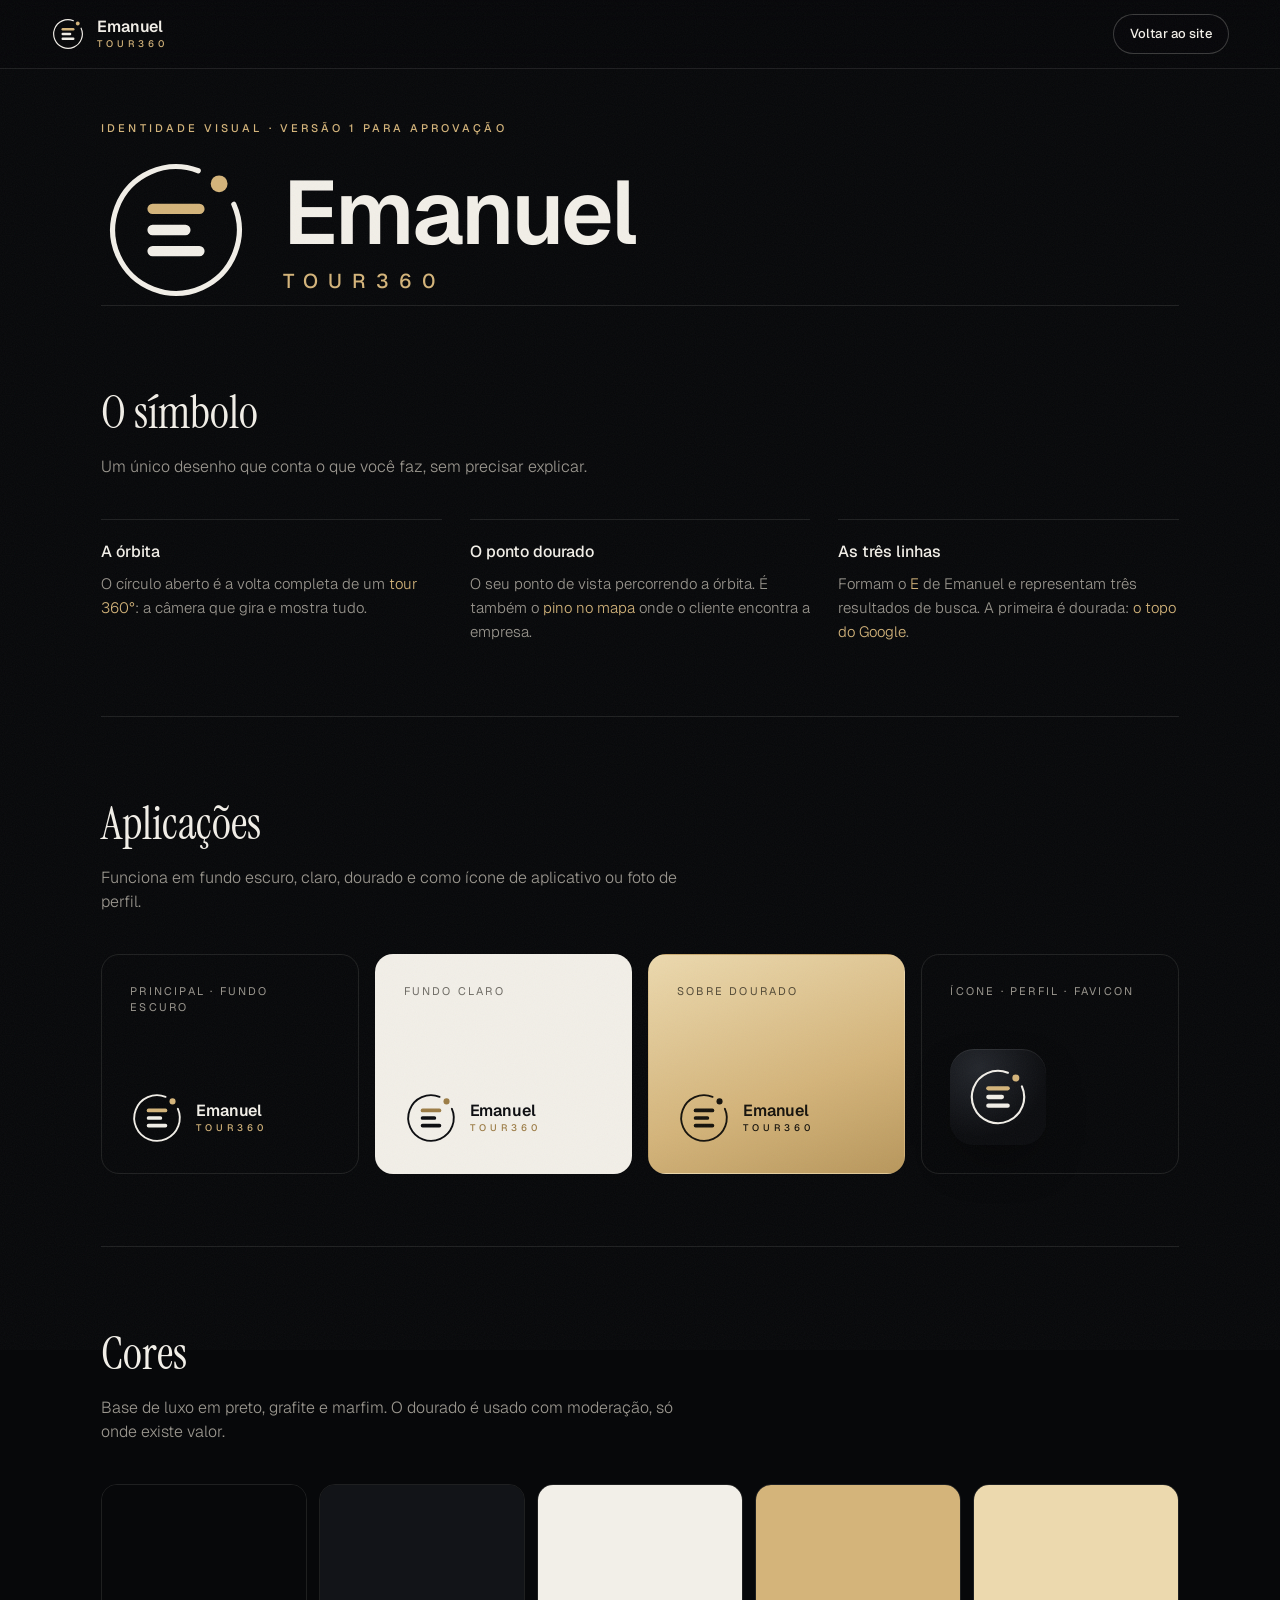
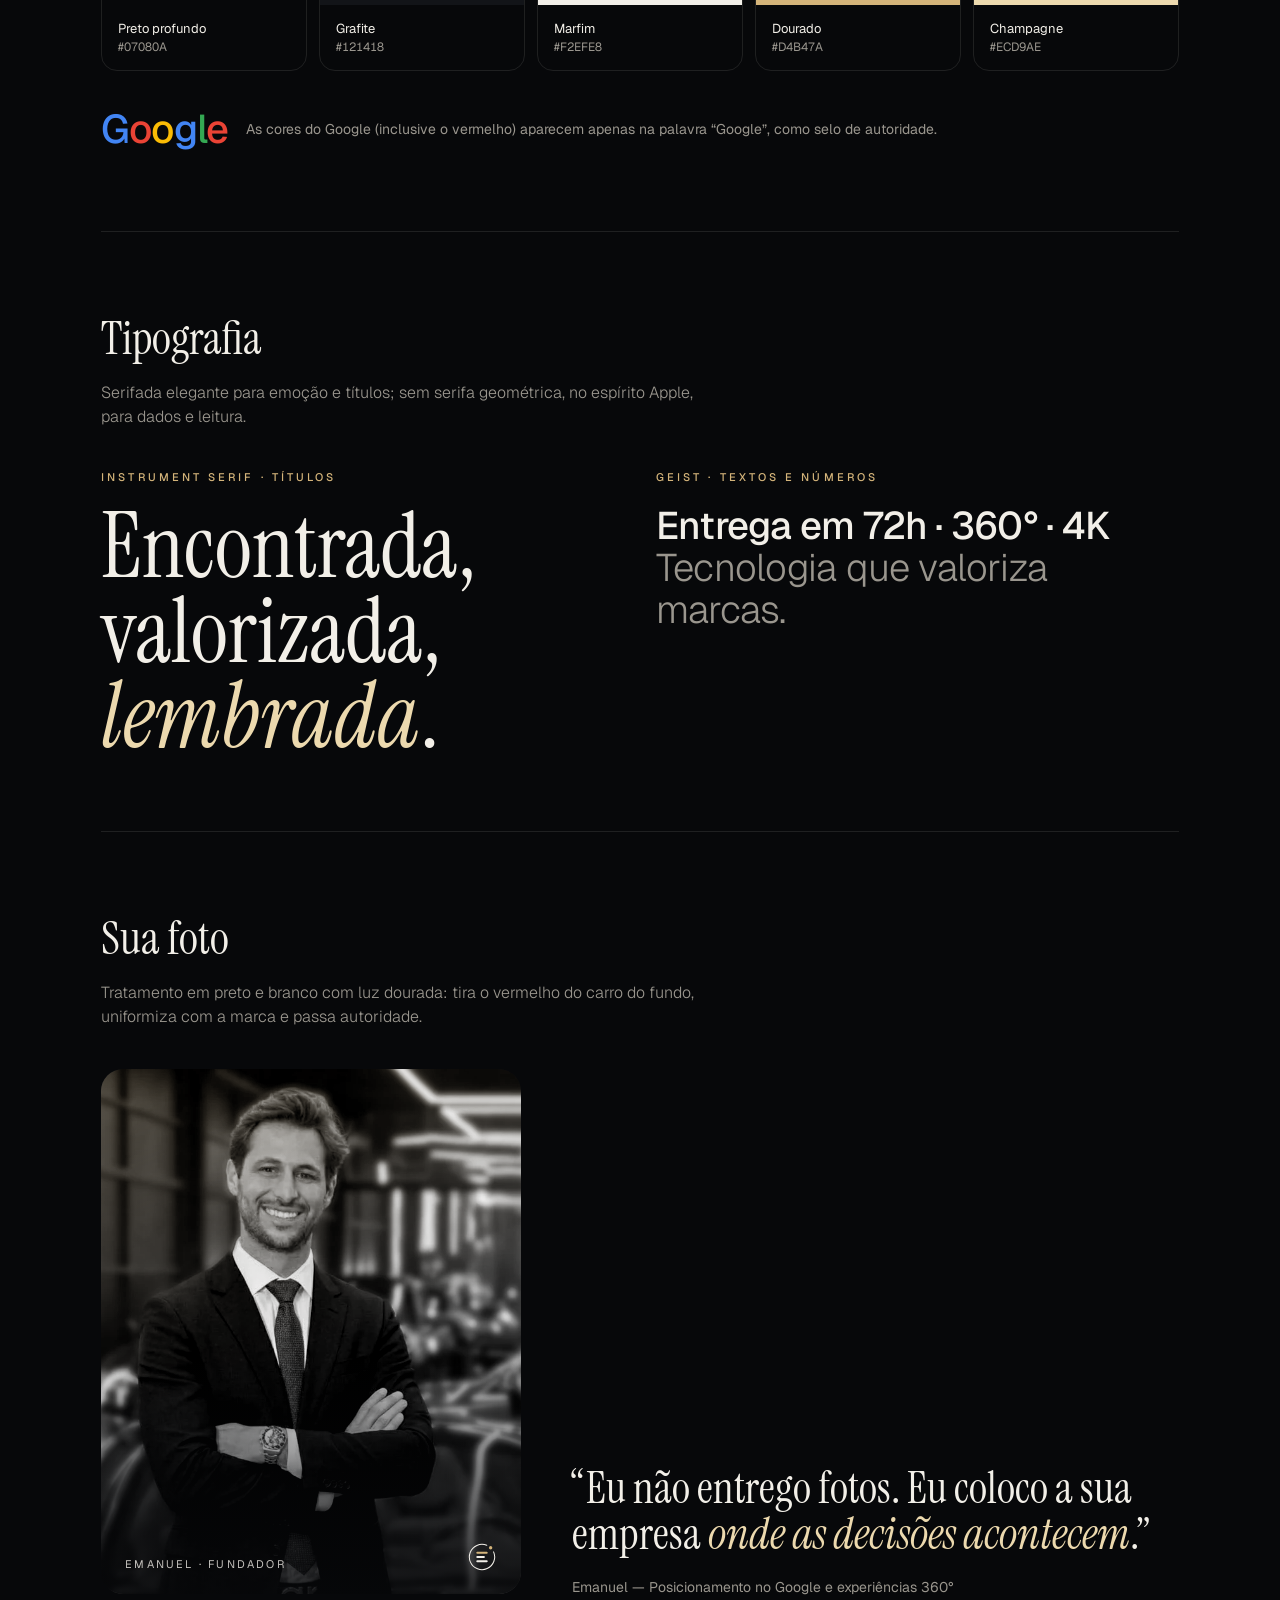
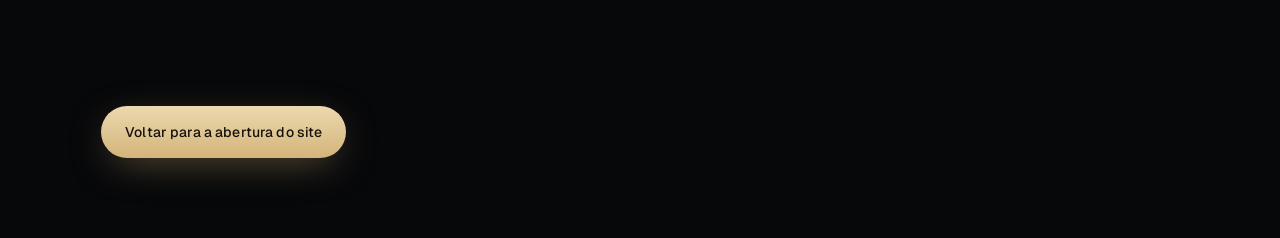
<file: identidade.html>
<!doctype html>
<html lang="pt-BR">
<head>
  <meta charset="utf-8">
  <meta name="viewport" content="width=device-width, initial-scale=1, viewport-fit=cover">
  <title>Identidade Visual — Emanuel Tour360</title>
  <meta name="robots" content="noindex">
  <link rel="icon" href="assets/img/favicon.svg" type="image/svg+xml">
  <link rel="preconnect" href="https://fonts.googleapis.com">
  <link rel="preconnect" href="https://fonts.gstatic.com" crossorigin>
  <link href="https://fonts.googleapis.com/css2?family=Geist:wght@300;400;500;600&family=Instrument+Serif:ital@0;1&display=swap" rel="stylesheet">
  <link rel="stylesheet" href="css/style.css">
  <style>
    .board { max-width: 1180px; margin: 0 auto; padding: 120px var(--gutter) 80px; }
    .block { padding: 72px 0; border-top: 1px solid var(--line); }
    .block h2 { margin: 0 0 8px; font-family: var(--serif); font-weight: 400; font-size: clamp(30px, 3.6vw, 48px); }
    .block > p.note { margin: 0 0 40px; max-width: 60ch; color: var(--muted); font-weight: 300; }
    .lockup-xl { display: flex; align-items: center; gap: clamp(16px, 3vw, 32px); color: var(--text); }
    .lockup-xl svg { width: clamp(84px, 13vw, 150px); height: auto; aspect-ratio: 1; }
    .lockup-xl .brand-name { font-size: clamp(40px, 7vw, 92px); letter-spacing: -.03em; }
    .lockup-xl .brand-sub { font-size: clamp(12px, 1.6vw, 20px); margin-top: clamp(6px, 1vw, 14px); letter-spacing: .5em; }
    .grid { display: grid; gap: 16px; grid-template-columns: repeat(auto-fit, minmax(240px, 1fr)); }
    .tile { border: 1px solid var(--line); border-radius: 18px; padding: 28px; min-height: 220px; display: flex; flex-direction: column; justify-content: space-between; gap: 24px; }
    .tile small { font-size: 11px; letter-spacing: .2em; text-transform: uppercase; color: var(--muted); }
    .tile.light { background: #f2efe8; color: #0b0c0f; border-color: transparent; }
    .tile.light small { color: #6d6a63; }
    .tile.gold { background: linear-gradient(160deg, #ecd9ae, #d4b47a 60%, #b8975c); color: #15120c; border-color: transparent; }
    .tile.gold small { color: rgba(21, 18, 12, .7); }
    .tile .brand-mark { width: 54px; height: 54px; }
    .mono-dark { --gold: #0b0c0f; }
    .mono-gold { --gold: #15120c; }
    .app-icon { width: 96px; height: 96px; border-radius: 24px; background: radial-gradient(120% 120% at 30% 20%, #23262c, #0b0c0f 60%); display: grid; place-items: center; color: var(--text); box-shadow: 0 20px 50px -20px rgba(0,0,0,.8), inset 0 1px 0 rgba(255,255,255,.08); }
    .app-icon svg { width: 62px; height: 62px; }
    .meaning { display: grid; gap: 28px; grid-template-columns: repeat(auto-fit, minmax(240px, 1fr)); counter-reset: m; }
    .meaning div { padding-top: 20px; border-top: 1px solid var(--line); }
    .meaning b { display: block; margin-bottom: 8px; font-weight: 500; }
    .meaning span { color: var(--muted); font-weight: 300; font-size: 15px; }
    .meaning em { color: var(--gold); font-style: normal; }
    .swatches { display: grid; gap: 12px; grid-template-columns: repeat(auto-fit, minmax(150px, 1fr)); }
    .sw { border-radius: 16px; overflow: hidden; border: 1px solid var(--line); }
    .sw i { display: block; height: 120px; }
    .sw div { padding: 14px 16px; font-size: 13px; }
    .sw div span { display: block; color: var(--muted); font-size: 12px; font-variant-numeric: tabular-nums; }
    .g-row { margin-top: 28px; display: flex; flex-wrap: wrap; align-items: center; gap: 18px; color: var(--muted); font-size: 14px; }
    .g-row .g-word { font-size: 40px; }
    .type { display: grid; gap: 32px; grid-template-columns: repeat(auto-fit, minmax(300px, 1fr)); }
    .type .sample-serif { font-family: var(--serif); font-size: clamp(56px, 7vw, 96px); line-height: .95; }
    .type .sample-serif em { color: var(--gold-2); }
    .type .sample-sans { font-size: clamp(28px, 3vw, 40px); font-weight: 500; letter-spacing: -.02em; line-height: 1.1; }
    .portrait { display: grid; gap: clamp(24px, 4vw, 56px); grid-template-columns: minmax(0, 420px) minmax(0, 1fr); align-items: end; }
    @media (max-width: 820px) { .portrait { grid-template-columns: 1fr; } }
    .photo { position: relative; border-radius: 22px; overflow: hidden; aspect-ratio: 4 / 5; background: #0b0c0f; }
    .photo img { width: 100%; height: 100%; object-fit: cover; object-position: 50% 18%; filter: grayscale(1) contrast(1.12) brightness(.92); }
    .photo::before { content: ""; position: absolute; inset: 0; z-index: 1; background: linear-gradient(160deg, rgba(212, 180, 122, .35), rgba(7, 8, 10, 0) 55%); mix-blend-mode: soft-light; }
    .photo::after { content: ""; position: absolute; inset: 0; z-index: 1; background: linear-gradient(180deg, transparent 55%, rgba(7, 8, 10, .85)); }
    .photo figcaption { position: absolute; z-index: 2; left: 24px; right: 24px; bottom: 22px; display: flex; justify-content: space-between; align-items: end; gap: 12px; font-size: 11px; letter-spacing: .2em; text-transform: uppercase; color: rgba(242, 239, 232, .8); }
    .photo figcaption svg { width: 30px; height: 30px; color: var(--text); }
    .portrait blockquote { margin: 0; font-family: var(--serif); font-size: clamp(30px, 3.4vw, 50px); line-height: 1.05; }
    .portrait blockquote em { color: var(--gold-2); }
    .portrait cite { display: block; margin-top: 22px; font-family: var(--sans); font-style: normal; font-size: 14px; color: var(--muted); }
    .back { margin-top: 40px; }
    .topbar { background: rgba(7, 8, 10, .72); backdrop-filter: blur(14px); -webkit-backdrop-filter: blur(14px); border-bottom: 1px solid var(--line); }
  </style>
</head>
<body>
  <svg width="0" height="0" style="position:absolute" aria-hidden="true">
    <symbol id="et-mark" viewBox="0 0 64 64">
      <circle cx="32" cy="32" r="27" fill="none" stroke="currentColor" stroke-width="2.2" stroke-linecap="round" stroke-dasharray="148 21.6" transform="rotate(-24 32 32)"/>
      <circle cx="50.4" cy="12.3" r="3.6" style="fill:var(--gold)"/>
      <path d="M22 23H42" style="stroke:var(--gold)" stroke-width="4.4" stroke-linecap="round"/>
      <path d="M22 32H36M22 41H42" stroke="currentColor" stroke-width="4.4" stroke-linecap="round"/>
    </symbol>
  </svg>

  <header class="topbar">
    <a class="brand" href="index.html"><svg class="brand-mark"><use href="#et-mark"/></svg><span class="brand-text"><span class="brand-name">Emanuel</span><span class="brand-sub">Tour360</span></span></a>
    <a class="btn btn-ghost btn-sm" href="index.html"><span>Voltar ao site</span></a>
  </header>

  <main class="board">
    <p class="eyebrow">Identidade visual · versão 1 para aprovação</p>
    <div class="lockup-xl">
      <svg><use href="#et-mark"/></svg>
      <span class="brand-text"><span class="brand-name">Emanuel</span><span class="brand-sub">Tour360</span></span>
    </div>

    <section class="block">
      <h2>O símbolo</h2>
      <p class="note">Um único desenho que conta o que você faz, sem precisar explicar.</p>
      <div class="meaning">
        <div><b>A órbita</b><span>O círculo aberto é a volta completa de um <em>tour 360°</em>: a câmera que gira e mostra tudo.</span></div>
        <div><b>O ponto dourado</b><span>O seu ponto de vista percorrendo a órbita. É também o <em>pino no mapa</em> onde o cliente encontra a empresa.</span></div>
        <div><b>As três linhas</b><span>Formam o <em>E</em> de Emanuel e representam três resultados de busca. A primeira é dourada: <em>o topo do Google</em>.</span></div>
      </div>
    </section>

    <section class="block">
      <h2>Aplicações</h2>
      <p class="note">Funciona em fundo escuro, claro, dourado e como ícone de aplicativo ou foto de perfil.</p>
      <div class="grid">
        <div class="tile"><small>Principal · fundo escuro</small><a class="brand"><svg class="brand-mark"><use href="#et-mark"/></svg><span class="brand-text"><span class="brand-name">Emanuel</span><span class="brand-sub">Tour360</span></span></a></div>
        <div class="tile light mono-dark"><small>Fundo claro</small><span class="brand" style="color:#0b0c0f"><svg class="brand-mark" style="--gold:#9c7c45"><use href="#et-mark"/></svg><span class="brand-text"><span class="brand-name">Emanuel</span><span class="brand-sub" style="color:#9c7c45">Tour360</span></span></span></div>
        <div class="tile gold mono-gold"><small>Sobre dourado</small><span class="brand" style="color:#15120c"><svg class="brand-mark"><use href="#et-mark"/></svg><span class="brand-text"><span class="brand-name">Emanuel</span><span class="brand-sub" style="color:#15120c">Tour360</span></span></span></div>
        <div class="tile"><small>Ícone · perfil · favicon</small><div class="app-icon"><svg><use href="#et-mark"/></svg></div></div>
      </div>
    </section>

    <section class="block">
      <h2>Cores</h2>
      <p class="note">Base de luxo em preto, grafite e marfim. O dourado é usado com moderação, só onde existe valor.</p>
      <div class="swatches">
        <div class="sw"><i style="background:#07080a"></i><div>Preto profundo<span>#07080A</span></div></div>
        <div class="sw"><i style="background:#121418"></i><div>Grafite<span>#121418</span></div></div>
        <div class="sw"><i style="background:#f2efe8"></i><div>Marfim<span>#F2EFE8</span></div></div>
        <div class="sw"><i style="background:#d4b47a"></i><div>Dourado<span>#D4B47A</span></div></div>
        <div class="sw"><i style="background:#ecd9ae"></i><div>Champagne<span>#ECD9AE</span></div></div>
      </div>
      <div class="g-row">
        <span class="g-word" aria-label="Google"><b class="gb">G</b><b class="gr">o</b><b class="gy">o</b><b class="gb">g</b><b class="gg">l</b><b class="gr">e</b></span>
        <span>As cores do Google (inclusive o vermelho) aparecem apenas na palavra “Google”, como selo de autoridade.</span>
      </div>
    </section>

    <section class="block">
      <h2>Tipografia</h2>
      <p class="note">Serifada elegante para emoção e títulos; sem serifa geométrica, no espírito Apple, para dados e leitura.</p>
      <div class="type">
        <div><small class="eyebrow">Instrument Serif · títulos</small><p class="sample-serif" style="margin:0">Encontrada,<br>valorizada, <em>lembrada</em>.</p></div>
        <div><small class="eyebrow">Geist · textos e números</small><p class="sample-sans" style="margin:0">Entrega em 72h · 360° · 4K<br><span style="color:var(--muted);font-weight:300">Tecnologia que valoriza marcas.</span></p></div>
      </div>
    </section>

    <section class="block">
      <h2>Sua foto</h2>
      <p class="note">Tratamento em preto e branco com luz dourada: tira o vermelho do carro do fundo, uniformiza com a marca e passa autoridade.</p>
      <div class="portrait">
        <figure class="photo" style="margin:0">
          <img src="assets/img/emanuel.webp" alt="Emanuel, fundador da Emanuel Tour360">
          <figcaption><span>Emanuel · Fundador</span><svg><use href="#et-mark"/></svg></figcaption>
        </figure>
        <blockquote>“Eu não entrego fotos. Eu coloco a sua empresa <em>onde as decisões acontecem</em>.”<cite>Emanuel — Posicionamento no Google e experiências 360°</cite></blockquote>
      </div>
    </section>

    <a class="btn btn-gold back" href="index.html"><span>Voltar para a abertura do site</span></a>
  </main>
</body>
</html>
</file>
<file: css/style.css>
:root {
  --ink: #07080a;
  --graphite: #121418;
  --graphite-2: #1a1d22;
  --line: rgba(242, 239, 232, .1);
  --text: #f2efe8;
  --muted: #9a968e;
  --gold: #d4b47a;
  --gold-2: #ecd9ae;
  --gold-deep: #9c7c45;
  --g-blue: #4285f4;
  --g-red: #ea4335;
  --g-yellow: #fbbc05;
  --g-green: #34a853;
  --sans: "Geist", ui-sans-serif, system-ui, -apple-system, "Segoe UI", sans-serif;
  --serif: "Instrument Serif", ui-serif, Georgia, serif;
  --gutter: clamp(16px, 4vw, 56px);
  --section: clamp(96px, 15vh, 180px);
  --ease: cubic-bezier(.22, 1, .36, 1);
  color-scheme: dark;
}

*, *::before, *::after { box-sizing: border-box; }
html { -webkit-text-size-adjust: 100%; }
html.lenis, html.lenis body { height: auto; }
.lenis.lenis-smooth { scroll-behavior: auto !important; }
body { margin: 0; background: var(--ink); color: var(--text); font-family: var(--sans); font-weight: 400; line-height: 1.5; -webkit-font-smoothing: antialiased; overflow-x: hidden; }
img, video { display: block; max-width: 100%; }
a { color: inherit; text-decoration: none; }
button { font: inherit; color: inherit; background: none; border: 0; padding: 0; cursor: pointer; }
.i { width: 18px; height: 18px; flex: none; }
.wrap { max-width: 1240px; margin: 0 auto; padding: 0 var(--gutter); }
body::after { content: ""; position: fixed; inset: -50%; pointer-events: none; z-index: 90; opacity: .045; background-image: url("data:image/svg+xml,%3Csvg xmlns='http://www.w3.org/2000/svg' width='160' height='160'%3E%3Cfilter id='n'%3E%3CfeTurbulence type='fractalNoise' baseFrequency='.9' numOctaves='2' stitchTiles='stitch'/%3E%3C/filter%3E%3Crect width='100%25' height='100%25' filter='url(%23n)'/%3E%3C/svg%3E"); }

/* ---------- type ---------- */
.eyebrow { margin: 0 0 18px; font-size: 11px; font-weight: 500; letter-spacing: .28em; text-transform: uppercase; color: var(--gold); display: flex; align-items: center; gap: 10px; }
.display { margin: 0; font-family: var(--serif); font-weight: 400; font-size: clamp(38px, 6vw, 92px); line-height: .98; letter-spacing: -.015em; text-wrap: balance; }
.display em { font-style: italic; color: var(--gold-2); }
.display-xl { font-size: clamp(42px, 6.8vw, 104px); }
.lede { margin: 22px 0 0; max-width: 36ch; font-size: clamp(15px, 1.25vw, 18px); font-weight: 300; color: rgba(242, 239, 232, .82); }
.g-word { font-family: var(--sans); font-weight: 500; letter-spacing: -.035em; font-size: .86em; }
.g-word b { font-weight: inherit; }
.gb { color: var(--g-blue); } .gr { color: var(--g-red); } .gy { color: var(--g-yellow); } .gg { color: var(--g-green); }

/* ---------- buttons ---------- */
.btn { --h: 52px; display: inline-flex; align-items: center; gap: 10px; height: var(--h); padding: 0 24px; border-radius: 999px; font-size: 14px; font-weight: 500; letter-spacing: .01em; transition: transform .5s var(--ease), background-color .3s, border-color .3s, color .3s; white-space: nowrap; }
.btn:active { transform: scale(.97); }
.btn-sm { --h: 40px; padding: 0 16px; font-size: 13px; }
.btn-lg { --h: 64px; padding: 0 34px; font-size: 16px; }
.btn-gold { background: linear-gradient(180deg, var(--gold-2), var(--gold)); color: #15120c; box-shadow: 0 10px 40px -12px rgba(212, 180, 122, .55); }
.btn-gold:hover { transform: translateY(-2px); box-shadow: 0 16px 50px -12px rgba(212, 180, 122, .7); }
.btn-ghost { border: 1px solid rgba(242, 239, 232, .22); background: rgba(10, 11, 13, .35); backdrop-filter: blur(10px); -webkit-backdrop-filter: blur(10px); }
.btn-ghost:hover { border-color: var(--gold); color: var(--gold-2); }
.link-arrow { display: inline-flex; align-items: center; gap: 8px; font-size: 14px; font-weight: 500; color: var(--gold-2); }
.link-arrow .i { transition: transform .4s var(--ease); }
.link-arrow:hover .i { transform: translate(3px, -3px); }
.ctas { display: flex; flex-wrap: wrap; gap: 12px; margin-top: 32px; }

/* ---------- brand ---------- */
.brand { display: inline-flex; align-items: center; gap: 12px; color: var(--text); }
.brand-mark { width: 34px; height: 34px; }
.brand-text { display: flex; flex-direction: column; line-height: 1; }
.brand-name { font-weight: 600; font-size: 16px; letter-spacing: -.01em; }
.brand-sub { margin-top: 4px; font-size: 9.5px; font-weight: 500; letter-spacing: .42em; text-transform: uppercase; color: var(--gold); }
.topbar .brand-mark { animation: turn 14s linear infinite; }
@keyframes turn { to { transform: rotate(360deg); } }

/* ---------- loader ---------- */
.loader { position: fixed; inset: 0; z-index: 100; display: grid; place-content: center; justify-items: center; gap: 22px; background: var(--ink); transition: opacity .9s var(--ease), visibility .9s; }
.loader.done { opacity: 0; visibility: hidden; }
.loader-mark { width: 64px; height: 64px; color: var(--text); animation: spin 2.4s var(--ease) infinite; }
.loader-label { font-size: 10px; letter-spacing: .4em; text-transform: uppercase; color: var(--muted); }
@keyframes spin { 50% { transform: rotate(180deg) scale(.92); } 100% { transform: rotate(360deg); } }

/* ---------- custom cursor (desktop) ---------- */
.cursor { position: fixed; left: 0; top: 0; z-index: 95; width: 84px; height: 84px; margin: -42px 0 0 -42px; border-radius: 50%; border: 1px solid rgba(236, 217, 174, .8); background: rgba(7, 8, 10, .25); backdrop-filter: blur(4px); display: grid; place-items: center; pointer-events: none; opacity: 0; transition: opacity .3s; }
.cursor span { font-size: 10px; letter-spacing: .24em; text-transform: uppercase; color: var(--gold-2); }
.cursor.on { opacity: 1; }
@media (pointer: coarse) { .cursor { display: none; } }

/* ---------- topbar ---------- */
.topbar { position: fixed; inset: 0 0 auto; z-index: 50; display: flex; align-items: center; justify-content: space-between; padding: max(14px, env(safe-area-inset-top)) var(--gutter) 14px; transition: background-color .5s, border-color .5s; border-bottom: 1px solid transparent; background: linear-gradient(180deg, rgba(7, 8, 10, .6), transparent); }
.topbar.solid { background: rgba(7, 8, 10, .72); backdrop-filter: blur(16px); -webkit-backdrop-filter: blur(16px); border-bottom-color: var(--line); }
.nav { display: flex; align-items: center; gap: 28px; font-size: 13px; color: rgba(242, 239, 232, .8); }
.nav > a:not(.btn):hover { color: var(--gold-2); }
@media (max-width: 860px) { .nav > a:not(.btn) { display: none; } }
@media (max-width: 760px) { .nav .btn span { display: none; } .nav .btn { width: 40px; padding: 0; justify-content: center; } }

/* ======================= HERO ======================= */
.hero { position: relative; height: 700vh; }
.stage { position: sticky; top: 0; height: 100vh; height: 100svh; overflow: hidden; background: radial-gradient(110% 90% at 50% 55%, #0b1424 0%, #06080d 62%, #040507 100%); }
.globe { position: absolute; inset: 0; width: 100%; height: 100%; display: block; }
.pins { position: absolute; inset: 0; pointer-events: none; }
.pin { position: absolute; left: 0; top: 0; opacity: 0; will-change: transform, opacity; }
.pin i { position: absolute; left: -5px; top: -5px; width: 10px; height: 10px; border-radius: 50%; background: #fff; box-shadow: 0 0 0 3px rgba(212, 180, 122, .9), 0 0 18px 4px rgba(236, 217, 174, .8); }
.pin i::after { content: ""; position: absolute; inset: -12px; border-radius: 50%; border: 1.5px solid var(--gold-2); animation: ping 2.4s var(--ease) infinite; }
.pin span { position: absolute; left: 18px; top: -10px; display: flex; flex-direction: column; gap: 3px; white-space: nowrap; padding: 7px 11px; border-radius: 10px; background: rgba(7, 8, 10, .62); backdrop-filter: blur(8px); -webkit-backdrop-filter: blur(8px); border: 1px solid rgba(236, 217, 174, .25); }
.pin-left span { left: auto; right: 18px; align-items: flex-end; }
.pin b { font-size: 10.5px; font-weight: 600; letter-spacing: .2em; text-transform: uppercase; }
.pin em { font-style: normal; font-size: 11px; color: var(--gold-2); }
.pin-near i { width: 14px; height: 14px; left: -7px; top: -7px; }
@keyframes ping { 0% { transform: scale(.3); opacity: 1; } 100% { transform: scale(1.9); opacity: 0; } }

.portal { position: absolute; inset: 0; clip-path: circle(0px at 50% 50%); will-change: clip-path; background: #000; }
.pano-canvas { position: absolute; inset: 0; width: 100%; height: 100%; display: block; touch-action: pan-y; cursor: grab; }
.pano-canvas:active { cursor: grabbing; }
.portal::after { content: ""; position: absolute; inset: 0; pointer-events: none; background: linear-gradient(180deg, rgba(7, 8, 10, .5) 0%, rgba(7, 8, 10, 0) 30%, rgba(7, 8, 10, .2) 55%, rgba(7, 8, 10, .9) 100%), linear-gradient(90deg, rgba(7, 8, 10, .7) 0%, transparent 62%); opacity: var(--shade, 0); }
.lens { position: absolute; left: 0; top: 0; width: 0; height: 0; border-radius: 50%; border: 1.5px solid rgba(236, 217, 174, .9); opacity: 0; pointer-events: none; box-shadow: 0 0 80px rgba(212, 180, 122, .35), inset 0 0 60px rgba(212, 180, 122, .2); }
.lens i { position: absolute; left: 50%; top: 50%; width: 12px; height: 12px; margin: -6px; border-radius: 50%; background: var(--gold-2); box-shadow: 0 0 20px var(--gold); transform: rotate(var(--a, -45deg)) translateX(var(--r, 0px)); }

.hud { position: absolute; inset: 78px var(--gutter) 28px; pointer-events: none; }
.hud-corner { position: absolute; width: 16px; height: 16px; border-color: rgba(242, 239, 232, .35); border-style: solid; border-width: 0; }
.hud-corner.tl { left: 0; top: 0; border-top-width: 1px; border-left-width: 1px; }
.hud-corner.tr { right: 0; top: 0; border-top-width: 1px; border-right-width: 1px; }
.hud-corner.bl { left: 0; bottom: 0; border-bottom-width: 1px; border-left-width: 1px; }
.hud-corner.br { right: 0; bottom: 0; border-bottom-width: 1px; border-right-width: 1px; }
.hud-read { position: absolute; right: 26px; top: 14px; display: flex; gap: 18px; font-size: 10.5px; letter-spacing: .14em; color: var(--muted); font-variant-numeric: tabular-nums; }
.hud-read b { font-weight: 500; color: var(--text); }
@media (max-width: 760px) { .hud-read { right: 14px; gap: 10px; font-size: 9.5px; letter-spacing: .08em; } .hud { inset: 70px 12px 16px; } }

.rail { position: absolute; left: calc(var(--gutter) + 26px); top: 50%; transform: translateY(-50%); margin: 0; padding: 0; list-style: none; display: grid; gap: 14px; font-size: 10px; letter-spacing: .24em; text-transform: uppercase; color: rgba(242, 239, 232, .35); }
.rail li { display: flex; gap: 10px; align-items: center; transition: color .5s; }
.rail li::before { content: ""; width: 14px; height: 1px; background: currentColor; transition: width .5s var(--ease); }
.rail li.on { color: var(--gold-2); }
.rail li.on::before { width: 34px; }
@media (max-width: 1024px) { .rail { display: none; } }

.chapter { position: absolute; opacity: 0; pointer-events: none; will-change: opacity, transform; }
.c1, .c2 { left: 0; right: 0; top: 16vh; text-align: center; padding: 0 var(--gutter); text-shadow: 0 4px 40px rgba(0, 0, 0, .6); }
.c1 .eyebrow { justify-content: center; }
.c3 { left: 0; right: 0; top: 13vh; text-align: center; padding: 0 var(--gutter); text-shadow: 0 2px 20px rgba(0, 0, 0, .9); }
.c3 .eyebrow, .c3b .eyebrow { justify-content: center; }
.c3-title { margin: 0; font-family: var(--serif); font-size: clamp(28px, 3.4vw, 50px); line-height: 1.05; }
.c3-title em { color: var(--gold-2); }
.c3b { left: 0; right: 0; bottom: 12vh; text-align: center; text-shadow: 0 2px 20px rgba(0, 0, 0, .8); }
.c3-place { margin: 0; font-family: var(--serif); font-style: italic; font-size: clamp(26px, 3vw, 42px); }
.c4 { left: var(--gutter); right: var(--gutter); bottom: max(9vh, 40px); max-width: 980px; }
.c4.live .ctas { pointer-events: auto; }
.c4 .display { max-width: 15ch; text-shadow: 0 4px 40px rgba(0, 0, 0, .5); }
.credit { right: calc(var(--gutter) + 26px); bottom: max(9vh, 40px); margin: 0; font-size: 10.5px; letter-spacing: .18em; text-transform: uppercase; color: rgba(242, 239, 232, .7); writing-mode: vertical-rl; transform: rotate(180deg); }
.dot-live { width: 7px; height: 7px; border-radius: 50%; background: var(--g-green); animation: live 2s infinite; }
@keyframes live { 0% { box-shadow: 0 0 0 0 rgba(52, 168, 83, .6); } 70% { box-shadow: 0 0 0 9px rgba(52, 168, 83, 0); } 100% { box-shadow: 0 0 0 0 rgba(52, 168, 83, 0); } }
.scroll-cue { right: calc(var(--gutter) + 26px); bottom: 44px; margin: 0; display: flex; flex-direction: column; align-items: flex-end; gap: 12px; font-size: 10px; letter-spacing: .32em; text-transform: uppercase; color: var(--muted); }
.scroll-cue span { order: 2; width: 1px; height: 46px; background: linear-gradient(var(--gold), transparent); animation: cue 2.2s var(--ease) infinite; transform-origin: top; }
@keyframes cue { 0% { transform: scaleY(0); } 60% { transform: scaleY(1); opacity: 1; } 100% { transform: scaleY(1); opacity: 0; } }
@media (max-width: 760px) {
  .hero { height: 620vh; }
  .c1, .c2 { top: 14vh; }
  .c1 .eyebrow { letter-spacing: .2em; max-width: 30ch; margin-inline: auto; line-height: 1.7; }
  .c4 { bottom: max(5vh, 24px); }
  .c4 .ctas .btn { flex: 1 1 100%; justify-content: center; }
  .credit { display: none; }
  .portal::after { background: linear-gradient(180deg, rgba(7, 8, 10, .5) 0%, rgba(7, 8, 10, 0) 26%, rgba(7, 8, 10, .55) 50%, rgba(7, 8, 10, .95) 76%); }
}
.static .hero { height: 100svh; }
.static .portal { clip-path: none !important; }
.static .portal::after { opacity: 1; }

/* ---------- reveal on scroll ---------- */
.reveal { opacity: 0; transform: translate3d(0, 34px, 0); transition: opacity 1s var(--ease), transform 1.2s var(--ease); transition-delay: var(--d, 0s); }
.reveal.in { opacity: 1; transform: none; }

/* ======================= MANIFESTO ======================= */
.manifesto { position: relative; padding: var(--section) 0; overflow: hidden; }
.manifesto-text { margin: 0; max-width: 22ch; font-family: var(--serif); font-size: clamp(34px, 5vw, 76px); line-height: 1.04; letter-spacing: -.01em; }
.manifesto-text .w { opacity: .14; transition: opacity .4s; }
.manifesto-text .w.on { opacity: 1; }
.manifesto-text .w.gold { color: var(--gold-2); font-style: italic; }
.stats { margin-top: clamp(56px, 9vh, 110px); display: grid; grid-template-columns: repeat(4, 1fr); border-top: 1px solid var(--line); }
.stat { padding: 28px 24px 0 0; display: grid; gap: 8px; align-content: start; }
.stat:nth-child(2) { --d: .08s; } .stat:nth-child(3) { --d: .16s; } .stat:nth-child(4) { --d: .24s; }
.stat b { font-family: var(--serif); font-weight: 400; font-size: clamp(44px, 5vw, 72px); line-height: 1; color: var(--gold-2); font-variant-numeric: tabular-nums; white-space: nowrap; }
.stat span { font-size: 14px; color: var(--muted); max-width: 22ch; }
@media (max-width: 760px) { .stats { grid-template-columns: 1fr 1fr; row-gap: 12px; } .stat b { font-size: 40px; } }
.orbit-deco { position: absolute; right: -14vw; top: 8%; width: 46vw; max-width: 640px; aspect-ratio: 1; opacity: .5; pointer-events: none; animation: turn 60s linear infinite; }
.orbit-deco svg { width: 100%; height: 100%; }
.orbit-deco circle { fill: none; stroke: rgba(212, 180, 122, .22); stroke-width: .4; stroke-dasharray: 2 3; }
.orbit-deco i { position: absolute; left: 50%; top: 0; width: 10px; height: 10px; margin-left: -5px; border-radius: 50%; background: var(--gold); box-shadow: 0 0 20px var(--gold); }

/* ======================= TOURS ======================= */
.tours { padding: var(--section) 0; }
.tours-head { display: flex; justify-content: space-between; align-items: end; gap: 32px; flex-wrap: wrap; margin-bottom: 44px; }
.tours-lede { max-width: 38ch; margin: 0; color: var(--muted); font-weight: 300; }
.viewer { position: relative; margin: 0 var(--gutter); height: min(78vh, 820px); border-radius: clamp(18px, 2.4vw, 32px); overflow: hidden; background: #0a0b0d; border: 1px solid var(--line); box-shadow: 0 40px 120px -40px rgba(0, 0, 0, .9); }
.viewer-shade { position: absolute; inset: 0; pointer-events: none; background: linear-gradient(0deg, rgba(7, 8, 10, .85) 0%, rgba(7, 8, 10, 0) 38%), linear-gradient(180deg, rgba(7, 8, 10, .45) 0%, transparent 20%); }
.viewer-hint { position: absolute; left: 50%; top: 50%; transform: translate(-50%, -50%); display: flex; align-items: center; gap: 10px; padding: 12px 18px; border-radius: 999px; background: rgba(7, 8, 10, .55); backdrop-filter: blur(10px); -webkit-backdrop-filter: blur(10px); border: 1px solid rgba(236, 217, 174, .3); font-size: 13px; pointer-events: none; transition: opacity .6s; animation: nudge 2.6s var(--ease) infinite; white-space: nowrap; }
.viewer-hint.gone { opacity: 0; }
@keyframes nudge { 0%, 100% { transform: translate(-50%, -50%); } 50% { transform: translate(calc(-50% + 10px), -50%); } }
.compass { position: absolute; right: 24px; top: 24px; width: 92px; height: 92px; display: grid; place-items: center; pointer-events: none; }
.compass svg { position: absolute; inset: 0; width: 100%; height: 100%; }
.compass circle { fill: rgba(7, 8, 10, .45); stroke: rgba(236, 217, 174, .35); }
.compass line { stroke: rgba(242, 239, 232, .45); stroke-width: 1; }
.compass line.major { stroke: var(--gold-2); stroke-width: 2; }
.compass b { position: relative; font-size: 13px; font-weight: 500; font-variant-numeric: tabular-nums; }
.viewer-info { position: absolute; left: clamp(20px, 3vw, 40px); bottom: clamp(20px, 3vw, 36px); right: 20px; pointer-events: none; }
.viewer-info a { pointer-events: auto; }
.viewer-info h3 { margin: 0 0 12px; font-family: var(--serif); font-weight: 400; font-size: clamp(32px, 4vw, 58px); line-height: 1; transition: opacity .4s; }
.tour-tabs { margin-top: 18px; display: grid; grid-template-columns: repeat(4, 1fr); gap: 10px; }
.tour-tab { text-align: left; padding: 18px 18px 16px; border-radius: 16px; border: 1px solid var(--line); background: rgba(18, 20, 24, .6); display: grid; gap: 4px; font-size: 15px; font-weight: 500; transition: border-color .4s, background-color .4s, transform .5s var(--ease); }
.tour-tab span { font-size: 11px; letter-spacing: .16em; color: var(--muted); }
.tour-tab em { font-style: normal; font-size: 12.5px; font-weight: 400; color: var(--muted); }
.tour-tab:hover { transform: translateY(-2px); border-color: rgba(236, 217, 174, .35); }
.tour-tab[aria-selected="true"] { border-color: var(--gold); background: linear-gradient(180deg, rgba(212, 180, 122, .14), rgba(212, 180, 122, .03)); }
.tour-tab[aria-selected="true"] span { color: var(--gold); }
@media (max-width: 900px) { .tour-tabs { grid-template-columns: 1fr 1fr; } }
@media (max-width: 760px) { .viewer { height: 72svh; } .compass { width: 72px; height: 72px; right: 14px; top: 14px; } .tour-tab { padding: 14px; font-size: 14px; } }

/* ======================= PLANO PREMIUM (anel 3D) ======================= */

.metodo-stage { position: sticky; top: 0; height: 100vh; height: 100svh; overflow: hidden; display: flex; flex-direction: column; justify-content: center; padding-top: 70px; background: radial-gradient(70% 60% at 50% 62%, rgba(212, 180, 122, .09), transparent 70%); }
.metodo-head { width: 100%; text-align: center; }
.metodo-head .eyebrow { justify-content: center; }
.metodo-head .display { font-size: clamp(34px, 4.6vw, 70px); }
.months { position: relative; margin: 26px auto 0; max-width: 560px; display: flex; justify-content: space-between; padding-top: 12px; font-size: 10.5px; letter-spacing: .14em; text-transform: uppercase; color: var(--muted); }
.months::before { content: ""; position: absolute; left: 0; right: 0; top: 0; height: 2px; border-radius: 2px; background: var(--line); }
.months i { position: absolute; left: 0; top: 0; height: 2px; width: 100%; border-radius: 2px; background: linear-gradient(90deg, var(--gold-deep), var(--gold-2)); transform-origin: left; transform: scaleX(var(--m, 0)); box-shadow: 0 0 14px rgba(212, 180, 122, .6); }
.ring-scene { position: relative; flex: 1; max-height: 540px; min-height: 360px; perspective: 1600px; perspective-origin: 50% 40%; }
.ring { position: absolute; left: 50%; top: 50%; width: 0; height: 0; transform-style: preserve-3d; }
.pillar { position: absolute; left: calc(var(--cw) / -2); top: calc(var(--ch) / -2); width: var(--cw); height: var(--ch); padding: 28px; border-radius: 24px; background: linear-gradient(160deg, rgba(30, 33, 39, .97), rgba(12, 13, 16, .98)); border: 1px solid rgba(236, 217, 174, .18); display: flex; flex-direction: column; gap: 10px; backface-visibility: hidden; -webkit-backface-visibility: hidden; transition: border-color .4s, box-shadow .4s; }
.pillar.front { border-color: rgba(236, 217, 174, .7); box-shadow: 0 30px 80px -30px rgba(212, 180, 122, .45); }
.pillar .pi { width: 34px; height: 34px; color: var(--gold-2); }
.pillar .pn { position: absolute; right: 24px; top: 24px; font-family: var(--serif); font-size: 46px; line-height: 1; color: rgba(236, 217, 174, .22); }
.pillar h3 { margin: auto 0 0; font-size: 22px; font-weight: 500; letter-spacing: -.01em; }
.pillar p { margin: 0; font-size: 14.5px; line-height: 1.5; color: rgba(242, 239, 232, .7); }

.metodo-note { margin: 0 auto 4vh; text-align: center; font-size: 12.5px; color: var(--muted); }

/* ======================= RELATÓRIO ======================= */
.report { padding: var(--section) 0; }
.report-grid { display: grid; grid-template-columns: minmax(0, 5fr) minmax(0, 7fr); gap: clamp(32px, 5vw, 80px); align-items: center; }
.report-copy .display { font-size: clamp(36px, 4.4vw, 66px); }
.report-copy p:not(.eyebrow) { color: var(--muted); font-weight: 300; max-width: 40ch; }
@media (max-width: 900px) { .report-grid { grid-template-columns: 1fr; } }
.dash { border-radius: 26px; padding: clamp(18px, 2.4vw, 30px); background: linear-gradient(170deg, rgba(28, 31, 37, .9), rgba(12, 13, 16, .95)); border: 1px solid rgba(236, 217, 174, .16); box-shadow: 0 50px 120px -50px rgba(0, 0, 0, .9); }
.dash-top { display: flex; justify-content: space-between; align-items: center; gap: 12px; flex-wrap: wrap; margin-bottom: 22px; font-size: 13px; }
.dash-top span { display: inline-flex; align-items: center; gap: 10px; }
.dash-top .brand-mark { width: 22px; height: 22px; }
.dash-top em { font-style: normal; font-size: 10.5px; letter-spacing: .14em; text-transform: uppercase; color: var(--muted); padding: 5px 10px; border: 1px dashed rgba(242, 239, 232, .25); border-radius: 999px; }
.kpis { display: grid; grid-template-columns: repeat(4, 1fr); gap: 10px; }
.kpi { padding: 16px; border-radius: 16px; background: rgba(242, 239, 232, .04); border: 1px solid var(--line); display: grid; gap: 6px; }
.kpi span { font-size: 12px; color: var(--muted); }
.kpi b { font-size: clamp(22px, 2.2vw, 32px); font-weight: 500; letter-spacing: -.02em; font-variant-numeric: tabular-nums; }
.kpi i { font-style: normal; font-size: 12px; color: var(--g-green); }
@media (max-width: 760px) { .kpis { grid-template-columns: 1fr 1fr; } }
.chart { margin-top: 18px; padding: 16px 6px 6px; border-radius: 16px; background: rgba(242, 239, 232, .03); border: 1px solid var(--line); }
.chart svg { width: 100%; height: clamp(140px, 18vw, 220px); display: block; overflow: visible; }
.chart .grid-lines path { stroke: rgba(242, 239, 232, .07); stroke-width: 1; vector-effect: non-scaling-stroke; }
.chart .line { fill: none; stroke: var(--gold-2); stroke-width: 2.5; vector-effect: non-scaling-stroke; stroke-dasharray: 1; stroke-dashoffset: 1; transition: stroke-dashoffset 2.6s var(--ease) .3s; }
.chart .area { opacity: 0; transition: opacity 1.4s ease 1.6s; }
.dash.in .chart .line { stroke-dashoffset: 0; }
.dash.in .chart .area { opacity: 1; }
.chart-x { display: flex; justify-content: space-between; padding: 10px 8px 0; font-size: 11px; color: var(--muted); }

/* ======================= SOLUÇÕES ======================= */
.solucoes { padding: var(--section) 0; }
.solucoes .display { font-size: clamp(36px, 4.6vw, 70px); max-width: 18ch; }
.cards { margin-top: 56px; display: grid; grid-template-columns: repeat(4, 1fr); gap: 14px; perspective: 1200px; }
.card { position: relative; min-height: 420px; padding: 28px; border-radius: 24px; background: linear-gradient(165deg, var(--graphite-2), #0c0d10); border: 1px solid var(--line); display: flex; flex-direction: column; gap: 12px; transform-style: preserve-3d; }
.card.reveal { transition: opacity 1s var(--ease), transform .6s var(--ease), border-color .4s; }
.card.reveal.in { transform: rotateX(var(--rx, 0deg)) rotateY(var(--ry, 0deg)); }
.card:nth-child(2) { --d: .08s; } .card:nth-child(3) { --d: .16s; } .card:nth-child(4) { --d: .24s; }
.card:hover { border-color: rgba(236, 217, 174, .45); }
.card::before { content: ""; position: absolute; inset: 0; border-radius: inherit; pointer-events: none; background: radial-gradient(400px circle at var(--mx, 50%) var(--my, 0%), rgba(212, 180, 122, .14), transparent 60%); opacity: 0; transition: opacity .4s; }
.card:hover::before { opacity: 1; }
.card-orbit { position: relative; width: 64px; height: 64px; border-radius: 50%; display: grid; place-items: center; border: 1px solid rgba(236, 217, 174, .3); transform: translateZ(30px); }
.card-orbit::after { content: ""; position: absolute; inset: -7px; border-radius: 50%; border: 1px dashed rgba(236, 217, 174, .35); animation: turn 12s linear infinite; }
.card-orbit::before { content: ""; position: absolute; left: 50%; top: 50%; width: 7px; height: 7px; margin: -3.5px; border-radius: 50%; background: var(--gold); box-shadow: 0 0 10px var(--gold); animation: cardsat 6s linear infinite; }
@keyframes cardsat { from { transform: rotate(0) translateX(39px); } to { transform: rotate(360deg) translateX(39px); } }
.ci { width: 28px; height: 28px; color: var(--gold-2); }
.card-n { position: absolute; right: 26px; top: 26px; font-family: var(--serif); font-size: 40px; color: rgba(236, 217, 174, .2); }
.card h3 { margin: auto 0 0; font-size: 22px; font-weight: 500; letter-spacing: -.01em; line-height: 1.2; transform: translateZ(20px); }
.card p { margin: 0 0 8px; font-size: 14.5px; color: rgba(242, 239, 232, .68); }
@media (max-width: 1100px) { .cards { grid-template-columns: 1fr 1fr; } .card { min-height: 340px; } }
@media (max-width: 640px) { .cards { grid-template-columns: 1fr; } .card { min-height: 0; } .card h3 { margin-top: 28px; } }

/* ======================= CASTELLO ======================= */
.castello { padding: var(--section) 0; overflow: hidden; }
.castello-grid { display: grid; grid-template-columns: minmax(0, 5fr) minmax(0, 6fr); gap: clamp(36px, 6vw, 100px); align-items: center; }
.phone { position: relative; width: min(100%, 380px); aspect-ratio: 9 / 16; margin: 0 auto; border-radius: 44px; padding: 10px; background: linear-gradient(160deg, #2a2d33, #0d0e11); box-shadow: 0 60px 120px -40px rgba(0, 0, 0, .95), 0 0 0 1px rgba(236, 217, 174, .2), inset 0 1px 0 rgba(255, 255, 255, .1); }
.phone.reveal.in { transform: perspective(1200px) rotateY(var(--py, -12deg)) rotateX(var(--px, 3deg)); }
.phone video { width: 100%; height: 100%; object-fit: cover; border-radius: 34px; background: #000; }
.phone::after { content: ""; position: absolute; left: 50%; top: 22px; width: 90px; height: 24px; margin-left: -45px; border-radius: 20px; background: #000; }
.castello-copy .display { font-size: clamp(36px, 4.6vw, 70px); }
.castello-copy p:not(.eyebrow) { color: var(--muted); font-weight: 300; max-width: 42ch; }
@media (max-width: 900px) { .castello-grid { grid-template-columns: 1fr; } .phone { width: min(76vw, 340px); } }

/* ======================= CLIENTES ======================= */
.clientes-sec { padding: var(--section) 0; border-top: 1px solid var(--line); overflow: hidden; }
.marquee { display: flex; overflow: hidden; -webkit-mask-image: linear-gradient(90deg, transparent, #000 10%, #000 90%, transparent); mask-image: linear-gradient(90deg, transparent, #000 10%, #000 90%, transparent); }
.marquee + .marquee { margin-top: 10px; }
.marquee-track { display: flex; flex: none; animation: marquee 48s linear infinite; }
.marquee.reverse .marquee-track { animation-direction: reverse; animation-duration: 56s; }
.marquee-track span { flex: none; padding: 0 0 0 clamp(20px, 3vw, 44px); font-family: var(--serif); font-size: clamp(30px, 4.4vw, 64px); white-space: nowrap; color: rgba(242, 239, 232, .85); display: flex; align-items: center; gap: clamp(20px, 3vw, 44px); }
.marquee-track span::after { content: "✦"; font-size: .4em; color: var(--gold); }
.marquee.reverse .marquee-track span { font-style: italic; color: rgba(236, 217, 174, .7); }
@keyframes marquee { to { transform: translateX(-50%); } }
.clientes-sec > .eyebrow { margin: 0 auto 30px; }
.cities { margin-top: 40px; font-size: 12px; letter-spacing: .2em; text-transform: uppercase; color: var(--muted); }

/* ======================= SOBRE ======================= */
.sobre { padding: var(--section) 0; }
.sobre-grid { display: grid; grid-template-columns: minmax(0, 420px) minmax(0, 1fr); gap: clamp(28px, 5vw, 80px); align-items: end; }
@media (max-width: 820px) { .sobre-grid { grid-template-columns: 1fr; } }
.photo { position: relative; margin: 0; border-radius: 24px; overflow: hidden; aspect-ratio: 4 / 5; background: #0b0c0f; }
.photo img { width: 100%; height: 100%; object-fit: cover; object-position: 50% 18%; filter: saturate(1.05) contrast(1.04); transform: scale(1.08); transition: transform 1.8s var(--ease); }
.photo.in img { transform: scale(1); }
.photo::before { content: ""; position: absolute; inset: 0; z-index: 1; background: linear-gradient(160deg, rgba(212, 180, 122, .18), rgba(7, 8, 10, 0) 55%); mix-blend-mode: soft-light; }
.photo::after { content: ""; position: absolute; inset: 0; z-index: 1; background: linear-gradient(180deg, transparent 55%, rgba(7, 8, 10, .85)); }
.photo figcaption { position: absolute; z-index: 2; left: 24px; right: 24px; bottom: 22px; display: flex; justify-content: space-between; align-items: end; font-size: 11px; letter-spacing: .2em; text-transform: uppercase; color: rgba(242, 239, 232, .8); }
.photo figcaption svg { width: 30px; height: 30px; color: var(--text); animation: turn 14s linear infinite; }
.sobre blockquote { margin: 0; font-family: var(--serif); font-size: clamp(32px, 3.8vw, 58px); line-height: 1.04; }
.sobre blockquote em { color: var(--gold-2); }
.sobre-sign { margin-top: 24px; color: var(--muted); font-size: 15px; max-width: 46ch; }

/* ======================= CONTATO ======================= */
.contato { position: relative; padding: calc(var(--section) * 1.2) 0; text-align: center; overflow: hidden; }
.contato-orbit { position: absolute; left: 50%; top: 50%; width: min(130vw, 980px); aspect-ratio: 1; transform: translate(-50%, -50%); pointer-events: none; opacity: .7; }
.contato-orbit svg { width: 100%; height: 100%; animation: turn 90s linear infinite; }
.contato-orbit circle { fill: none; stroke: rgba(212, 180, 122, .18); stroke-width: .6; }
.contato-orbit .o2 { stroke-dasharray: 3 5; }
.contato-orbit .sat { position: absolute; left: 50%; top: 50%; width: 10px; height: 10px; margin: -5px; border-radius: 50%; background: var(--gold-2); box-shadow: 0 0 18px var(--gold); }
.contato-orbit .s1 { --r: calc(min(130vw, 980px) * .475); animation: orbit 16s linear infinite; }
.contato-orbit .s2 { --r: calc(min(130vw, 980px) * .375); width: 6px; height: 6px; margin: -3px; animation: orbit 24s linear infinite reverse; }
@keyframes orbit { from { transform: rotate(0) translateX(var(--r)); } to { transform: rotate(360deg) translateX(var(--r)); } }
.contato-inner { position: relative; }
.contato-inner .eyebrow { justify-content: center; }
.contato .display { max-width: 14ch; margin: 0 auto; }
.contato .ctas { justify-content: center; margin-top: 40px; }
.contato-phone { margin-top: 18px; font-size: 14px; letter-spacing: .18em; color: var(--muted); font-variant-numeric: tabular-nums; }

/* ---------- footer ---------- */
.footer { display: flex; flex-wrap: wrap; align-items: center; justify-content: space-between; gap: 24px; padding: 40px var(--gutter) max(40px, env(safe-area-inset-bottom)); border-top: 1px solid var(--line); }
.social { display: flex; gap: 10px; }
.social a { width: 48px; height: 48px; border-radius: 50%; display: grid; place-items: center; border: 1px solid var(--line); transition: border-color .3s, color .3s, transform .4s var(--ease); }
.social a:hover { border-color: var(--gold); color: var(--gold-2); transform: translateY(-2px); }
.social .i { width: 20px; height: 20px; }
.fine { flex-basis: 100%; margin: 0; font-size: 12px; color: var(--muted); }
.fine.attrib { font-size: 10.5px; opacity: .7; }

@media (prefers-reduced-motion: reduce) {
  *, *::before, *::after { animation-duration: .01ms !important; animation-iteration-count: 1 !important; transition-duration: .01ms !important; }
  .reveal { opacity: 1; transform: none; }
}

/* =====================================================================
   v3 — logo vivo, aviões, clientes no mapa, cases, camadas, leques,
   painel 12 meses, história, biografia, planeta e tour em tela cheia
   ===================================================================== */

/* ---------- logo: mini globo + líquido suave ---------- */
.topbar .brand-mark.live-mark { animation: none; overflow: visible; width: 40px; height: 40px; }
.mg-lines ellipse, .mg-lines path { fill: none; stroke: rgba(236, 217, 174, .42); stroke-width: .7; }
.mer { transform-box: fill-box; transform-origin: center; animation: mer 7s ease-in-out infinite; }
.mer:nth-child(2) { animation-delay: -1.75s; } .mer:nth-child(3) { animation-delay: -3.5s; } .mer:nth-child(4) { animation-delay: -5.25s; }
@keyframes mer { 0% { transform: scaleX(1); } 50% { transform: scaleX(-1); } 100% { transform: scaleX(1); } }
.mg-dot { transform-origin: 32px 32px; animation: dotswing 6s ease-in-out infinite; }
@keyframes dotswing { 0%, 100% { transform: rotate(-16deg); } 50% { transform: rotate(16deg); } }

/* ---------- globo arrastável ---------- */
.globe.draggable { cursor: grab; }
.globe.grabbing { cursor: grabbing; }
.drag-tip { font-weight: inherit; color: var(--gold-2); }
@media (pointer: coarse) { .drag-tip { display: none; } }

/* ---------- clientes no mapa ---------- */
.client-lines { position: absolute; inset: 0; width: 100%; height: 100%; pointer-events: none; overflow: visible; opacity: 0; }
.client-lines line { stroke: rgba(236, 217, 174, .75); stroke-width: 1; }
.clients { position: absolute; inset: 0; pointer-events: none; opacity: 0; }
.client { position: absolute; left: 0; top: 0; width: 0; height: 0; }
.clients.live .client { pointer-events: auto; }
.client-dot { position: absolute; left: -6px; top: -6px; width: 12px; height: 12px; border-radius: 50%; background: #fff; box-shadow: 0 0 0 3px var(--gold), 0 0 16px 4px rgba(236, 217, 174, .8); }
.client-dot::after { content: ""; position: absolute; inset: -10px; border-radius: 50%; border: 1.5px solid var(--gold-2); animation: ping 2.4s var(--ease) infinite; }
.client-label { position: absolute; left: 0; top: 0; display: flex; align-items: center; gap: 10px; padding: 6px 14px 6px 6px; border-radius: 14px; background: rgba(7, 8, 10, .78); backdrop-filter: blur(10px); -webkit-backdrop-filter: blur(10px); border: 1px solid rgba(236, 217, 174, .35); white-space: nowrap; text-align: left; transition: border-color .3s, background-color .3s, box-shadow .3s; }
.client-label img { width: 42px; height: 42px; border-radius: 10px; object-fit: cover; flex: none; }
.client-label b { display: block; font-size: 12.5px; font-weight: 600; }
.client-label em { font-style: normal; font-size: 11px; color: var(--gold-2); }
.client:hover .client-label, .client:focus-visible .client-label { border-color: var(--gold); background: rgba(24, 20, 12, .92); box-shadow: 0 10px 40px -10px rgba(212, 180, 122, .6); }
@media (min-width: 761px) {
  .c3 { left: calc(var(--gutter) + 26px); right: auto; top: auto; bottom: 11vh; max-width: 380px; padding: 0; text-align: left; }
  .c3 .eyebrow { justify-content: flex-start; }
}
@media (max-width: 760px) {
  .client-label { gap: 6px; padding: 4px 9px 4px 4px; border-radius: 10px; }
  .client-label img { width: 26px; height: 26px; border-radius: 7px; }
  .client-label b { font-size: 10px; }
  .client-label em { font-size: 9px; }
  .c3-title { font-size: 26px; }
}

/* ---------- cases ---------- */
.cases { display: grid; grid-template-columns: repeat(3, 1fr); gap: 16px; }
.case { position: relative; text-align: left; border-radius: 22px; overflow: hidden; background: var(--graphite-2); border: 1px solid var(--line); display: flex; flex-direction: column; }
.case.reveal { transition: opacity 1s var(--ease), transform 1.2s var(--ease), border-color .4s; }
.case:hover { border-color: rgba(236, 217, 174, .5); }
.case-img { position: relative; display: block; aspect-ratio: 4 / 3; overflow: hidden; }
.case-img img { width: 100%; height: 100%; object-fit: cover; transition: transform 1.4s var(--ease); }
.case:hover .case-img img { transform: scale(1.08); }
.case-360 { position: absolute; right: 14px; top: 14px; width: 46px; height: 46px; border-radius: 50%; display: grid; place-items: center; background: rgba(7, 8, 10, .55); backdrop-filter: blur(8px); -webkit-backdrop-filter: blur(8px); border: 1px solid rgba(236, 217, 174, .45); color: var(--gold-2); }
.case-360 .i { width: 22px; height: 22px; }
.case-360::after { content: ""; position: absolute; inset: -6px; border-radius: 50%; border: 1px dashed rgba(236, 217, 174, .55); animation: turn 8s linear infinite; }
.case-logo { position: absolute; left: 14px; top: 14px; width: 46px; height: 46px; border-radius: 12px; object-fit: cover; border: 1px solid rgba(255, 255, 255, .25); }
.case-body { display: grid; gap: 4px; padding: 18px 20px 20px; }
.case-place { font-size: 11px; letter-spacing: .18em; text-transform: uppercase; color: var(--gold); }
.case b { font-family: var(--serif); font-weight: 400; font-size: 27px; line-height: 1.05; }
.case em { font-style: normal; font-size: 13.5px; color: var(--muted); }
.case-cta { margin-top: 10px; display: inline-flex; align-items: center; gap: 8px; font-size: 13.5px; font-weight: 500; color: var(--gold-2); }
.case-cta .i { transition: transform .4s var(--ease); }
.case:hover .case-cta .i { transform: translate(3px, -3px); }
@media (max-width: 900px) { .cases { grid-template-columns: 1fr 1fr; } }
@media (max-width: 560px) {
  .cases { gap: 10px; }
  .case { border-radius: 16px; }
  .case b { font-size: 19px; }
  .case-body { padding: 12px 12px 14px; }
  .case em { display: none; }
  .case-place { font-size: 9.5px; letter-spacing: .12em; }
  .case-cta { font-size: 12px; margin-top: 6px; }
  .case-360 { width: 34px; height: 34px; right: 8px; top: 8px; }
  .case-360 .i { width: 18px; height: 18px; }
  .case-logo { width: 32px; height: 32px; left: 8px; top: 8px; border-radius: 9px; }
}

/* ---------- Plano Premium: camadas ---------- */
.metodo { padding: var(--section) 0; }
.metodo-head { text-align: center; max-width: 860px; margin: 0 auto 56px; }
.metodo-head .eyebrow { justify-content: center; }
.metodo-head .display { font-size: clamp(36px, 4.8vw, 72px); }
.metodo-lede { color: var(--muted); font-size: 17px; margin: 18px auto 0; max-width: 48ch; }
.layers { display: grid; grid-template-columns: minmax(0, 5fr) minmax(0, 7fr); gap: clamp(24px, 4vw, 64px); align-items: start; }
.layer-stack { display: grid; gap: 12px; perspective: 1200px; }
.layer { position: relative; display: grid; grid-template-columns: auto auto 1fr auto; align-items: center; gap: 16px; padding: 22px; border-radius: 18px; text-align: left; background: linear-gradient(160deg, rgba(30, 33, 39, .92), rgba(12, 13, 16, .96)); border: 1px solid var(--line); transform: rotateY(12deg); transform-origin: left center; transition: transform .6s var(--ease), border-color .4s, box-shadow .4s, background-color .4s; }
.layer:nth-child(2) { margin-left: 12px; } .layer:nth-child(3) { margin-left: 24px; } .layer:nth-child(4) { margin-left: 36px; } .layer:nth-child(5) { margin-left: 48px; }
.layer:hover { transform: rotateY(5deg) translateX(6px); border-color: rgba(236, 217, 174, .4); }
.layer[aria-selected="true"] { transform: rotateY(0) translateX(16px); border-color: var(--gold); background: linear-gradient(160deg, rgba(212, 180, 122, .2), rgba(12, 13, 16, .96)); box-shadow: 0 24px 60px -30px rgba(212, 180, 122, .65); }
.ln { font-family: var(--serif); font-size: 30px; line-height: 1; color: rgba(236, 217, 174, .55); }
.li { width: 26px; height: 26px; color: var(--gold-2); }
.lt { font-size: 18px; font-weight: 500; }
.click { font-size: 10.5px; letter-spacing: .2em; text-transform: uppercase; padding: 6px 11px; border-radius: 999px; border: 1px solid rgba(236, 217, 174, .45); color: var(--gold-2); animation: clickpulse 2.4s var(--ease) infinite; }
.layer[aria-selected="true"] .click { background: var(--gold); color: #15120c; border-color: var(--gold); animation: none; }
@keyframes clickpulse { 0%, 100% { box-shadow: 0 0 0 0 rgba(212, 180, 122, .45); } 50% { box-shadow: 0 0 0 7px rgba(212, 180, 122, 0); } }
.layer-panels { position: relative; border-radius: 24px; padding: clamp(24px, 3vw, 44px); background: linear-gradient(170deg, rgba(28, 31, 37, .88), rgba(10, 11, 14, .96)); border: 1px solid rgba(236, 217, 174, .2); min-height: 440px; }
.lp-n { font-family: var(--serif); font-size: 64px; line-height: 1; color: rgba(236, 217, 174, .28); }
.lp h3 { margin: 6px 0 24px; font-family: var(--serif); font-weight: 400; font-size: clamp(30px, 3vw, 46px); line-height: 1.05; }
.lp ul { list-style: none; margin: 0; padding: 0; display: grid; gap: 15px; }
.lp li { position: relative; padding-left: 36px; font-size: clamp(16.5px, 1.3vw, 19px); line-height: 1.5; color: rgba(242, 239, 232, .92); opacity: 0; transform: translateX(-16px); }
.lp li::before { content: ""; position: absolute; left: 0; top: .3em; width: 20px; height: 20px; border-radius: 50%; border: 1px solid var(--gold); background: radial-gradient(circle, var(--gold) 0 3px, transparent 4px); }
.lp-note { margin: 26px 0 0; padding: 18px 20px; border-radius: 16px; border: 1px solid var(--line); background: rgba(242, 239, 232, .04); font-size: 16.5px; line-height: 1.6; color: rgba(242, 239, 232, .88); opacity: 0; transform: translateX(-16px); }
.lp-gold { border-color: rgba(212, 180, 122, .55); background: rgba(212, 180, 122, .12); color: var(--gold-2); font-weight: 500; }
.lp.play li, .lp.play .lp-note { animation: itemIn .8s var(--ease) forwards; animation-delay: calc(var(--i) * .28s + .1s); }
@keyframes itemIn { to { opacity: 1; transform: none; } }
@media (max-width: 900px) { .layers { grid-template-columns: 1fr; } .layer, .layer:hover, .layer[aria-selected="true"] { transform: none; margin-left: 0 !important; } }
@media (max-width: 560px) { .layer { grid-template-columns: auto 1fr auto; padding: 16px; gap: 12px; } .layer .li { display: none; } .lt { font-size: 16px; } .layer-panels { min-height: 0; } .lp-n { font-size: 48px; } }

/* ---------- relatório 6 → 12 meses ---------- */
.period { display: inline-flex; padding: 4px; border-radius: 999px; border: 1px solid var(--line); background: rgba(242, 239, 232, .04); }
.period button { padding: 7px 14px; border-radius: 999px; font-size: 12.5px; color: var(--muted); transition: background-color .3s, color .3s; }
.period button[aria-selected="true"] { background: var(--gold); color: #15120c; font-weight: 500; }
.chart { position: relative; }
.chart .line { stroke-dasharray: none; stroke-dashoffset: 0; transition: none; }
.chart .area { opacity: 1; transition: none; }
.chart .m6 { stroke: rgba(236, 217, 174, .4); stroke-width: 1; stroke-dasharray: 4 6; vector-effect: non-scaling-stroke; }
.multi { position: absolute; left: 16px; top: 12px; padding: 6px 12px; border-radius: 999px; background: rgba(52, 168, 83, .16); color: #86e0a2; font-size: 12.5px; font-weight: 600; opacity: 0; transform: translateY(6px); transition: opacity .6s var(--ease), transform .6s var(--ease); }
.dash.is12 .multi { opacity: 1; transform: none; }
.dash-note { margin: 14px 0 0; font-size: 10.5px; letter-spacing: .14em; text-transform: uppercase; color: var(--muted); }
@media (max-width: 560px) { .chart-x span:nth-child(even) { visibility: hidden; } }

/* ---------- soluções: leques ---------- */
.sol { margin-top: 64px; padding-top: 34px; border-top: 1px solid var(--line); }
.sol-head { display: grid; grid-template-columns: auto 1fr auto; gap: 24px; align-items: start; margin-bottom: 30px; }
.sol-n { font-family: var(--serif); font-size: 52px; line-height: .9; color: rgba(236, 217, 174, .38); }
.sol-head h3 { margin: 0 0 8px; font-size: clamp(24px, 2.4vw, 34px); font-weight: 500; letter-spacing: -.015em; }
.sol-head p { margin: 0; color: var(--muted); max-width: 62ch; font-size: 16px; }
.sol-head .link-arrow { margin-top: 10px; white-space: nowrap; }
.deck { --cw: 200px; position: relative; height: 300px; }
.dc { position: absolute; left: 0; top: 0; width: var(--cw); height: 100%; padding: 22px 20px; border-radius: 20px; background: linear-gradient(165deg, #22252c, #0d0e11); border: 1px solid rgba(236, 217, 174, .2); display: flex; flex-direction: column; gap: 8px; overflow: hidden; color: var(--text); box-shadow: 0 30px 60px -30px rgba(0, 0, 0, .9); transform: translateX(calc(var(--i) * 7px)) translateY(calc(var(--i) * -2px)) rotate(calc(var(--i) * -1.6deg)); transform-origin: 50% 100%; transition: transform .9s var(--ease), border-color .3s, box-shadow .3s; transition-delay: calc(var(--i) * .05s); z-index: calc(20 - var(--i)); }
.sol.open .dc { transform: translateX(calc(var(--i) * var(--step))) translateY(calc((var(--i) - var(--mid)) * (var(--i) - var(--mid)) * 3px)) rotate(calc((var(--i) - var(--mid)) * 1.5deg)); }
.sol.open .dc:hover { transform: translateX(calc(var(--i) * var(--step))) translateY(-16px) rotate(0deg); z-index: 40; border-color: var(--gold); box-shadow: 0 30px 70px -25px rgba(212, 180, 122, .55); transition-delay: 0s; }
.dci { width: 30px; height: 30px; color: var(--gold-2); margin-bottom: auto; flex: none; }
.dc h4 { margin: 0; font-size: 17px; font-weight: 500; line-height: 1.25; }
.dc p { margin: 0; font-size: 14px; line-height: 1.45; color: rgba(242, 239, 232, .7); }
.dc-photo, .dc-video { padding: 0; justify-content: flex-end; }
.dc-photo img, .dc-video video { position: absolute; inset: 0; width: 100%; height: 100%; object-fit: cover; }
.dc-photo::after, .dc-video::after { content: ""; position: absolute; inset: 0; background: linear-gradient(180deg, transparent 38%, rgba(7, 8, 10, .94)); }
.dc-photo h4, .dc-photo p, .dc-video h4, .dc-video p { position: relative; z-index: 1; padding: 0 18px; }
.dc-photo p, .dc-video p { padding-bottom: 18px; }
.dc-link .link-arrow { margin-top: 10px; font-size: 13px; }
.dc-tag { align-self: flex-start; font-size: 10px; letter-spacing: .18em; text-transform: uppercase; padding: 5px 9px; border-radius: 999px; border: 1px solid rgba(236, 217, 174, .45); color: var(--gold-2); margin-bottom: auto; }
.dc-gold { background: linear-gradient(160deg, var(--gold-2), var(--gold) 60%, #b8975c); justify-content: flex-end; }
.dc-gold h4 { font-family: var(--serif); font-weight: 400; font-size: 30px; line-height: 1; color: #15120c; }
.dc-gold p { color: rgba(21, 18, 12, .78); font-size: 15px; }
.sol-note { margin: 18px 0 0; font-size: 12.5px; color: var(--muted); }
@media (max-width: 760px) {
  .sol-head { grid-template-columns: 1fr; gap: 10px; }
  .sol-n { font-size: 40px; }
  .deck { height: auto; display: flex; gap: 12px; overflow-x: auto; scroll-snap-type: x mandatory; margin: 0 calc(var(--gutter) * -1); padding: 4px var(--gutter) 14px; scrollbar-width: none; }
  .deck::-webkit-scrollbar { display: none; }
  .dc, .sol.open .dc, .sol.open .dc:hover { position: relative; flex: 0 0 68vw; height: 300px; transform: none; scroll-snap-align: center; transition: none; }
}

/* ---------- história / biografia ---------- */
.btn.active { border-color: var(--gold); color: var(--gold-2); }
.reveal-panel { max-height: 0; overflow: hidden; opacity: 0; margin-top: 0; padding-left: 22px; border-left: 2px solid var(--gold); transition: max-height 1.1s var(--ease), opacity .7s var(--ease), margin-top .7s var(--ease); }
.reveal-panel.open { max-height: 900px; opacity: 1; margin-top: 26px; }
.reveal-panel p { margin: 0 0 14px; color: rgba(242, 239, 232, .86); font-size: 17px; line-height: 1.65; max-width: 56ch; }
.reveal-panel h3 { margin: 0 0 12px; font-family: var(--serif); font-weight: 400; font-size: clamp(26px, 2.4vw, 34px); line-height: 1.1; }
.reveal-panel .bio-gold { color: var(--gold-2); font-family: var(--serif); font-style: italic; font-size: 22px; }

/* ---------- contato: planeta ---------- */
.contato { min-height: 100vh; min-height: 100svh; display: grid; place-items: center; }
.planet { position: absolute; inset: 0; width: 100%; height: 100%; display: block; }
.contato::after { content: ""; position: absolute; inset: 0; pointer-events: none; background: radial-gradient(42% 32% at 50% 50%, rgba(5, 8, 14, .6), transparent 75%); }
.contato-inner { z-index: 1; }
.contato .display { text-shadow: 0 6px 40px rgba(0, 0, 0, .85); }

/* ---------- tour em tela cheia ---------- */
html.modal-open { overflow: hidden; }
.tour-modal { position: fixed; inset: 0; z-index: 85; background: #000; opacity: 0; transition: opacity .45s var(--ease); }
.tour-modal.open { opacity: 1; }
.tm-shade { position: absolute; inset: 0; pointer-events: none; background: linear-gradient(180deg, rgba(7, 8, 10, .72), transparent 24%, transparent 74%, rgba(7, 8, 10, .82)); }
.tm-top { position: absolute; left: 0; right: 0; top: 0; display: flex; justify-content: space-between; align-items: flex-start; gap: 16px; padding: max(18px, env(safe-area-inset-top)) var(--gutter) 0; }
.tm-top h3 { margin: 0; font-family: var(--serif); font-weight: 400; font-size: clamp(28px, 3.4vw, 48px); line-height: 1.05; text-shadow: 0 2px 20px rgba(0, 0, 0, .6); }
.tm-top .eyebrow { margin-bottom: 8px; }
.tm-btn { width: 48px; height: 48px; border-radius: 50%; display: grid; place-items: center; background: rgba(7, 8, 10, .55); backdrop-filter: blur(10px); -webkit-backdrop-filter: blur(10px); border: 1px solid rgba(242, 239, 232, .28); flex: none; transition: border-color .3s, color .3s; }
.tm-btn:hover { border-color: var(--gold); color: var(--gold-2); }
.tm-bottom { position: absolute; left: 0; right: 0; bottom: 0; display: flex; justify-content: center; align-items: center; gap: 10px; flex-wrap: wrap; padding: 0 var(--gutter) max(22px, env(safe-area-inset-bottom)); }
.tm-hint { position: absolute; left: 50%; top: 60%; transform: translate(-50%, -50%); display: flex; gap: 10px; align-items: center; padding: 12px 18px; border-radius: 999px; background: rgba(7, 8, 10, .55); backdrop-filter: blur(10px); -webkit-backdrop-filter: blur(10px); border: 1px solid rgba(236, 217, 174, .3); font-size: 13px; pointer-events: none; white-space: nowrap; transition: opacity .6s; animation: nudge 2.6s var(--ease) infinite; }
.tm-hint.gone { opacity: 0; }
.tm-loading { position: absolute; left: 50%; top: 50%; width: 56px; height: 56px; margin: -28px; opacity: 0; transition: opacity .3s; pointer-events: none; color: var(--text); }
.tm-loading.on { opacity: 1; }
.tm-loading svg { width: 100%; height: 100%; }
@media (max-width: 560px) { .tm-bottom .btn-ghost span { display: none; } .tm-bottom .btn-ghost { width: 40px; padding: 0; justify-content: center; } }
.nm-short { display: none; }
@media (max-width: 760px) { .nm-full { display: none; } .nm-short { display: inline; } .client-label em { display: none; } }
.deck.compact .dc { padding: 18px 15px; } .deck.compact .dc h4 { font-size: 15.5px; } .deck.compact .dc p { font-size: 13px; }
.contato::after { background: radial-gradient(38% 26% at 50% 50%, rgba(5, 8, 14, .42), transparent 75%); }
.deck.compact .dc-gold h4 { font-size: 26px; }
@media (max-width: 760px) { .drag-tip { display: none; } }

/* =====================================================================
   v4 — Saiba mais, quadros 3D, scroll luxuoso, cores oficiais
   ===================================================================== */

/* ---------- Plano Premium: acordeão ---------- */
.acc { max-width: 980px; margin: 0 auto; display: grid; gap: 12px; }
.acc-item { border-radius: 20px; border: 1px solid var(--line); background: linear-gradient(160deg, rgba(30, 33, 39, .9), rgba(12, 13, 16, .96)); transition: border-color .5s, box-shadow .5s; }
.acc-item.open { border-color: rgba(212, 180, 122, .6); box-shadow: 0 30px 70px -40px rgba(212, 180, 122, .55); }
.acc-head { width: 100%; display: grid; grid-template-columns: auto auto 1fr auto; align-items: center; gap: 18px; padding: 22px 26px; text-align: left; }
.acc-head .ln { font-family: var(--serif); font-size: 34px; line-height: 1; color: rgba(236, 217, 174, .55); }
.acc-head .li { width: 28px; height: 28px; color: var(--gold-2); }
.acc-head .lt { font-size: clamp(18px, 1.6vw, 22px); font-weight: 500; }
.more { display: inline-flex; align-items: center; gap: 8px; padding: 9px 16px; border-radius: 999px; border: 1px solid rgba(236, 217, 174, .5); color: var(--gold-2); font-size: 13px; font-weight: 500; white-space: nowrap; transition: background-color .4s, color .4s; }
.more .i { width: 16px; height: 16px; transition: transform .5s var(--ease); }
.acc-item:not(.open) .more { animation: clickpulse 2.4s var(--ease) infinite; }
.acc-item.open .more { background: var(--gold); color: #15120c; border-color: var(--gold); }
.acc-item.open .more .i { transform: rotate(45deg); }
.acc-body { display: grid; grid-template-rows: 0fr; transition: grid-template-rows 1s var(--ease); }
.acc-item.open .acc-body { grid-template-rows: 1fr; }
.acc-inner { overflow: hidden; padding: 0 26px 0 86px; }
.acc-item.open .acc-inner { padding-bottom: 28px; }
.acc-inner ul { list-style: none; margin: 0; padding: 0; display: grid; gap: 14px; }
.acc-inner li { position: relative; padding-left: 36px; font-size: clamp(16.5px, 1.3vw, 19px); line-height: 1.5; color: rgba(242, 239, 232, .92); opacity: 0; transform: translateY(14px); }
.acc-inner li::before { content: ""; position: absolute; left: 0; top: .3em; width: 20px; height: 20px; border-radius: 50%; border: 1px solid var(--gold); background: radial-gradient(circle, var(--gold) 0 3px, transparent 4px); }
.acc-item.play li, .acc-item.play .lp-note { animation: itemUp .8s var(--ease) forwards; animation-delay: calc(var(--i) * .22s + .25s); }
.acc-inner .lp-note { opacity: 0; transform: translateY(14px); }
@keyframes itemUp { to { opacity: 1; transform: none; } }
@media (max-width: 640px) {
  .acc-head { grid-template-columns: auto 1fr auto; gap: 12px; padding: 18px; }
  .acc-head .li { display: none; }
  .acc-head .ln { font-size: 28px; }
  .more { padding: 8px 12px; font-size: 12px; }
  .acc-inner { padding: 0 18px; }
  .acc-item.open .acc-inner { padding-bottom: 22px; }
}

/* ---------- Soluções: quadros 3D ---------- */
.squares { display: grid; grid-template-columns: repeat(6, minmax(0, 1fr)); gap: 14px; perspective: 1200px; }
.squares-3 { grid-template-columns: repeat(3, minmax(0, 1fr)); max-width: 860px; }
.squares-5 { grid-template-columns: repeat(5, minmax(0, 1fr)); }
.squares-7 { grid-template-columns: repeat(7, minmax(0, 1fr)); }
.sq { position: relative; display: flex; flex-direction: column; border-radius: 18px; overflow: hidden; background: linear-gradient(170deg, #1e2127, #0c0d10); border: 1px solid rgba(236, 217, 174, .16); color: var(--text); transform-style: preserve-3d; }
.sq.reveal { opacity: 0; transform: perspective(900px) rotateX(38deg) translateY(50px); transform-origin: 50% 100%; transition: opacity 1.1s var(--ease), transform 1.3s var(--ease), border-color .4s, box-shadow .4s; transition-delay: var(--d, 0s); }
.sq.reveal.in { opacity: 1; transform: perspective(900px) rotateX(var(--rx, 0deg)) rotateY(var(--ry, 0deg)); }
.sq.reveal.in:hover { border-color: rgba(212, 180, 122, .6); box-shadow: 0 30px 60px -30px rgba(212, 180, 122, .5); transition: transform .35s var(--ease), border-color .4s, box-shadow .4s; transition-delay: 0s; }
.sq::after { content: ""; position: absolute; inset: 0; pointer-events: none; border-radius: inherit; background: radial-gradient(260px circle at var(--mx, 50%) var(--my, 0%), rgba(236, 217, 174, .16), transparent 60%); opacity: 0; transition: opacity .4s; }
.sq:hover::after { opacity: 1; }
.sq-media { position: relative; aspect-ratio: 1 / 1; overflow: hidden; background: #0b0c0f; }
.sq-media img, .sq-media video { width: 100%; height: 100%; object-fit: cover; transform: translateZ(0); transition: transform 1.2s var(--ease); }
.sq:hover .sq-media img { transform: scale(1.06); }
.sq-media::after { content: ""; position: absolute; inset: 0; pointer-events: none; background: linear-gradient(180deg, transparent 55%, rgba(12, 13, 16, .6)); }
.sq-text { padding: 14px 16px 18px; display: grid; gap: 6px; }
.sq-text h4 { margin: 0; font-size: 16px; font-weight: 500; line-height: 1.25; }
.sq-text p { margin: 0; font-size: 13.5px; line-height: 1.45; color: rgba(242, 239, 232, .68); }
.sq-text p .i { width: 14px; height: 14px; vertical-align: -2px; color: var(--gold-2); }
.sq-art { display: grid; place-items: center; align-content: center; gap: 14px; background: radial-gradient(80% 80% at 50% 35%, rgba(212, 180, 122, .16), transparent 70%), linear-gradient(170deg, #22252c, #0c0d10); }
.sq-icon { width: 34%; height: auto; aspect-ratio: 1; color: var(--gold-2); filter: drop-shadow(0 8px 24px rgba(212, 180, 122, .35)); }
.sq-ref { font-size: 11px; letter-spacing: .24em; text-transform: uppercase; padding: 6px 12px; border-radius: 999px; border: 1px solid rgba(236, 217, 174, .5); color: var(--gold-2); }
.sq-links { display: grid; gap: 8px; margin-top: 6px; }
.sq-links a { display: flex; align-items: center; justify-content: space-between; gap: 8px; padding: 9px 12px; border-radius: 10px; background: rgba(242, 239, 232, .05); border: 1px solid var(--line); font-size: 13px; color: var(--gold-2); transition: border-color .3s, background-color .3s; }
.sq-links a:hover { border-color: var(--gold); background: rgba(212, 180, 122, .1); }
.sq-links .i { width: 15px; height: 15px; flex: none; }
.sq-chip { position: absolute; right: 10px; top: 10px; z-index: 1; width: 36px; height: 36px; border-radius: 50%; display: grid; place-items: center; background: rgba(7, 8, 10, .6); backdrop-filter: blur(8px); -webkit-backdrop-filter: blur(8px); border: 1px solid rgba(236, 217, 174, .45); color: var(--gold-2); }
.sq-badge { position: absolute; left: 10px; bottom: 10px; z-index: 1; padding: 6px 11px; border-radius: 999px; background: linear-gradient(180deg, var(--gold-2), var(--gold)); color: #15120c; font-size: 11.5px; font-weight: 600; }
.kenburns img { animation: kenburns 18s ease-in-out infinite alternate; }
@keyframes kenburns { 0% { transform: scale(1.05) translate3d(-3%, 2%, 0); } 100% { transform: scale(1.32) translate3d(4%, -3%, 0); } }
/* cartão de visita 3D em código */
.sq-bc { display: grid; place-items: center; perspective: 600px; background: radial-gradient(70% 70% at 50% 40%, #2a2d33, #0b0c0f); }
.bc { position: relative; width: 74%; aspect-ratio: 1.6; border-radius: 8px; padding: 10% 9%; background: linear-gradient(145deg, #1b1d22, #0a0b0d); border: 1px solid rgba(236, 217, 174, .25); box-shadow: 0 24px 40px -14px rgba(0, 0, 0, .9), inset 0 1px 0 rgba(255, 255, 255, .06); display: grid; align-content: end; gap: 2px; animation: bcfloat 7s ease-in-out infinite; transform-style: preserve-3d; }
.bc-mark { position: absolute; left: 9%; top: 12%; width: 26%; height: auto; aspect-ratio: 1; color: var(--text); }
.bc-name { font-weight: 600; font-size: clamp(11px, 1vw, 15px); letter-spacing: -.01em; }
.bc-sub { font-size: clamp(6px, .55vw, 8.5px); letter-spacing: .42em; text-transform: uppercase; color: var(--gold); }
.bc-nfc { position: absolute; right: 8%; top: 12%; color: var(--gold-2); opacity: .8; }
.bc-nfc .i { width: 16px; height: 16px; }
@keyframes bcfloat { 0%, 100% { transform: rotateX(18deg) rotateY(-22deg) rotateZ(-4deg) translateY(0); } 50% { transform: rotateX(10deg) rotateY(18deg) rotateZ(2deg) translateY(-6px); } }
@media (max-width: 1100px) { .squares, .squares-7 { grid-template-columns: repeat(4, minmax(0, 1fr)); } .squares-5 { grid-template-columns: repeat(3, minmax(0, 1fr)); } }
@media (max-width: 760px) {
  .squares, .squares-3, .squares-5, .squares-7 { grid-template-columns: repeat(2, minmax(0, 1fr)); gap: 10px; }
  .sq-text { padding: 12px 12px 14px; }
  .sq-text h4 { font-size: 14.5px; }
  .sq-text p { font-size: 12.5px; }
  .sq-links a { font-size: 11.5px; padding: 8px 9px; }
  .bc-sub { font-size: 7px; }
}

/* ---------- Castello: scroll suave e luxuoso ---------- */
.castello.lux .reveal { transition-duration: 1.8s, 2s; }
.castello.lux .castello-copy > :nth-child(1) { --d: .05s; }
.castello.lux .castello-copy > :nth-child(2) { --d: .25s; }
.castello.lux .castello-copy > :nth-child(3) { --d: .45s; }
.castello.lux .castello-copy > :nth-child(4) { --d: .65s; }
.castello.lux .phone.reveal { transform: perspective(1200px) translateY(80px) rotateX(18deg); }
.castello.lux .phone.reveal.in { transform: perspective(1200px) translate3d(0, var(--ty, 0px), 0) rotateY(var(--py, -12deg)) rotateX(var(--px, 3deg)); transition: opacity 1.8s var(--ease), transform .6s linear; }
.castello-copy { transform: translate3d(0, var(--ty, 0px), 0); }
.castello.lux .reveal-panel { transition: max-height 2s var(--ease), opacity 1.6s var(--ease), margin-top 1.2s var(--ease); }
.castello.lux .reveal-panel p { opacity: 0; transform: translateY(16px); transition: opacity 1.4s var(--ease), transform 1.6s var(--ease); }
.castello.lux .reveal-panel.open p { opacity: 1; transform: none; }
.castello.lux .reveal-panel.open p:nth-child(2) { transition-delay: .5s; }

/* ---------- biografia: título no mesmo estilo do Castello ---------- */
.reveal-panel .bio-title { font-family: var(--serif); font-weight: 400; font-size: clamp(34px, 4.2vw, 64px); line-height: .98; letter-spacing: -.015em; margin: 0 0 18px; }
.reveal-panel .bio-title em { color: var(--gold-2); font-style: italic; }

/* ---------- cores oficiais: WhatsApp e Instagram ---------- */
.btn-wa { background: #25d366; color: #fff; box-shadow: 0 12px 40px -12px rgba(37, 211, 102, .6); }
.btn-wa:hover { background: #20bd5a; transform: translateY(-2px); }
.btn-wa .i { width: 22px; height: 22px; }
.social a.wa { background: #25d366; border-color: #25d366; color: #fff; }
.social a.ig { background: radial-gradient(circle at 30% 107%, #fdf497 0%, #fdf497 5%, #fd5949 45%, #d6249f 60%, #285aeb 90%); border-color: transparent; color: #fff; }
.social a.wa:hover, .social a.ig:hover { color: #fff; border-color: transparent; filter: brightness(1.08); }

/* =====================================================================
   v5 — quadros centralizados, artes animadas, brilho e leitura suave
   ===================================================================== */

/* quadros: linhas centralizadas (sobras ficam no meio, não à esquerda) */
.squares, .squares-3, .squares-5, .squares-7 { display: flex; flex-wrap: wrap; justify-content: center; gap: 14px; max-width: none; }
.squares .sq { flex: 0 1 calc((100% - 5 * 14px) / 6); min-width: 168px; }
.squares-5 .sq { flex-basis: calc((100% - 4 * 14px) / 5); }
.squares-7 .sq { flex-basis: calc((100% - 6 * 14px) / 7); min-width: 150px; }
.squares-3 { gap: 28px; }
.squares-3 .sq { flex: 0 1 280px; }
@media (max-width: 760px) {
  .squares, .squares-3, .squares-5, .squares-7 { gap: 10px; }
  .squares .sq, .squares-3 .sq, .squares-5 .sq, .squares-7 .sq { flex: 0 1 calc(50% - 5px); min-width: 0; }
}
.sq-icon-wide { width: 54%; aspect-ratio: 32 / 24; }

/* movimento sofisticado nas imagens: zoom lento + reflexo de luz passando */
.sq-media img { animation: drift 16s ease-in-out infinite alternate; animation-delay: calc(var(--d, 0s) * -6); }
.sq:hover .sq-media img { transform: none; }
@keyframes drift { 0% { transform: scale(1.02) translate3d(0, 0, 0); } 100% { transform: scale(1.12) translate3d(-2%, -2%, 0); } }
.kenburns img { animation: kenburns 18s ease-in-out infinite alternate; }
.sq-media::before { content: ""; position: absolute; inset: -20%; z-index: 2; pointer-events: none; background: linear-gradient(105deg, transparent 40%, rgba(255, 246, 220, .22) 50%, transparent 60%); transform: translateX(-120%); animation: sheen 7s var(--ease) infinite; animation-delay: calc(var(--d, 0s) * 4 + 1s); }
@keyframes sheen { 0%, 62% { transform: translateX(-120%); } 82%, 100% { transform: translateX(120%); } }
.sq[data-tilt] .sq-media { transform: translateZ(18px); }
.sq-media img[src*="nfc-qr"] { object-fit: contain; animation: none; background: #0c0d10; padding: 0; }

/* arte: palavras-chave */
.sq-kw { display: grid; align-content: center; justify-items: center; gap: 14px; padding: 12%; background: radial-gradient(80% 70% at 50% 30%, rgba(66, 133, 244, .18), transparent 70%), linear-gradient(170deg, #1c2029, #0b0c0f); }
.kw-bar { width: 100%; display: flex; align-items: center; gap: 8px; padding: 9px 12px; border-radius: 999px; background: #f4f2ee; color: #4a4a4a; font-size: 12px; box-shadow: 0 10px 30px -10px rgba(66, 133, 244, .6); white-space: nowrap; overflow: hidden; }
.kw-bar .i { width: 14px; height: 14px; color: #4285f4; flex: none; }
.kw-type { overflow: hidden; text-overflow: clip; color: #202124; }
.kw-caret { width: 1.5px; height: 14px; background: #4285f4; animation: caret 1s steps(1) infinite; flex: none; }
@keyframes caret { 50% { opacity: 0; } }
.kw-chips { display: flex; flex-wrap: wrap; justify-content: center; gap: 6px; }
.kw-chips span { padding: 4px 9px; border-radius: 999px; font-size: 10.5px; color: var(--gold-2); border: 1px solid rgba(236, 217, 174, .35); background: rgba(212, 180, 122, .08); opacity: .35; animation: chip 6s ease-in-out infinite; }
.kw-chips span:nth-child(2) { animation-delay: 1s; } .kw-chips span:nth-child(3) { animation-delay: 2s; } .kw-chips span:nth-child(4) { animation-delay: 3s; } .kw-chips span:nth-child(5) { animation-delay: 4s; } .kw-chips span:nth-child(6) { animation-delay: 5s; }
@keyframes chip { 0%, 100% { opacity: .35; transform: none; } 12%, 30% { opacity: 1; transform: translateY(-3px); border-color: var(--gold); } }
.kw-pin { position: absolute; right: 12%; bottom: 10%; width: 22px; height: 22px; color: #ea4335; filter: drop-shadow(0 6px 10px rgba(234, 67, 53, .5)); animation: pinbob 2.6s ease-in-out infinite; }
@keyframes pinbob { 50% { transform: translateY(-5px); } }

/* arte: avaliações com estrelas 3D douradas */
.sq-stars { display: grid; align-content: center; justify-items: center; gap: 10px; background: radial-gradient(70% 60% at 50% 40%, rgba(233, 196, 106, .22), transparent 70%), linear-gradient(170deg, #1d1a14, #0b0c0f); }
.st-score { font-family: var(--serif); font-weight: 400; font-size: clamp(38px, 3.6vw, 56px); line-height: 1; background: linear-gradient(180deg, #fff3c8, #e9c46a 60%, #a8782a); -webkit-background-clip: text; background-clip: text; color: transparent; }
.st-row { display: flex; gap: 4%; width: 78%; justify-content: center; }
.st-row svg { width: 18%; height: auto; filter: drop-shadow(0 6px 10px rgba(233, 196, 106, .45)); animation: starpop 4.8s var(--ease) infinite; transform-origin: 50% 60%; }
.st-row svg:nth-child(2) { animation-delay: .15s; } .st-row svg:nth-child(3) { animation-delay: .3s; } .st-row svg:nth-child(4) { animation-delay: .45s; } .st-row svg:nth-child(5) { animation-delay: .6s; }
@keyframes starpop { 0%, 55%, 100% { transform: scale(1) rotate(0deg); } 65% { transform: scale(1.22) rotate(-8deg); } 75% { transform: scale(1) rotate(0deg); } }
.st-label { font-size: 10.5px; letter-spacing: .18em; text-transform: uppercase; color: rgba(236, 217, 174, .75); }

/* biografia: leitura suave palavra por palavra com o scroll */
#bio .bw { opacity: .14; transition: opacity .9s var(--ease); }
#bio .bw.on { opacity: 1; }
.sq-kw { padding: 10% 8%; gap: 10px; }
.kw-bar { padding: 7px 10px; font-size: 11px; gap: 6px; }
.kw-chips { gap: 5px; }
.kw-chips span { font-size: 9.5px; padding: 3px 8px; }
.kw-pin { width: 18px; height: 18px; right: 9%; bottom: 8%; }
.kw-chips span:nth-child(4) { animation-delay: 3s; }
@media (min-width: 761px) and (max-width: 1180px) {
  .squares .sq { flex-basis: calc((100% - 2 * 14px) / 3); max-width: 300px; }
  .squares-5 .sq { flex-basis: calc((100% - 2 * 14px) / 3); }
  .squares-7 .sq { flex-basis: calc((100% - 3 * 14px) / 4); max-width: 260px; }
}
@media (max-width: 760px) { .st-label { font-size: 8.5px; letter-spacing: .1em; } .st-score { font-size: 34px; } }

/* =====================================================================
   v6 — movimento próprio em cada quadro (câmera e cartão NFC)
   ===================================================================== */

/* ícones do bloco 02 flutuando com brilho */
.sq-art .sq-icon { animation: iconfloat 5.5s ease-in-out infinite; }
.sq-art .sq-ref { animation: refglow 5.5s ease-in-out infinite; }
@keyframes iconfloat { 0%, 100% { transform: translateY(0) rotate(0deg); filter: drop-shadow(0 8px 24px rgba(212, 180, 122, .3)); } 50% { transform: translateY(-8px) rotate(-2deg); filter: drop-shadow(0 16px 30px rgba(212, 180, 122, .6)); } }
@keyframes refglow { 50% { box-shadow: 0 0 24px -4px rgba(212, 180, 122, .55); } }

/* ---------- câmera: visor ao vivo ---------- */
.fx-cam img { animation: camsway 9s ease-in-out infinite; transform-origin: 50% 55%; }
@keyframes camsway { 0%, 100% { transform: perspective(700px) rotateY(-7deg) rotateX(2deg) scale(1.1); } 50% { transform: perspective(700px) rotateY(7deg) rotateX(-2deg) scale(1.16); } }
.vf { position: absolute; inset: 0; z-index: 3; pointer-events: none; font-family: var(--sans); }
.vf .c { position: absolute; width: 14%; height: 14%; border: 0 solid rgba(255, 255, 255, .85); }
.vf .tl { left: 7%; top: 7%; border-top-width: 1.5px; border-left-width: 1.5px; }
.vf .tr { right: 7%; top: 7%; border-top-width: 1.5px; border-right-width: 1.5px; }
.vf .bl { left: 7%; bottom: 7%; border-bottom-width: 1.5px; border-left-width: 1.5px; }
.vf .br { right: 7%; bottom: 7%; border-bottom-width: 1.5px; border-right-width: 1.5px; }
.vf .rec { position: absolute; left: 11%; top: 10%; display: flex; align-items: center; gap: 5px; font-size: 10px; font-weight: 600; letter-spacing: .14em; color: #fff; }
.vf .rec i { width: 7px; height: 7px; border-radius: 50%; background: #ff3b30; box-shadow: 0 0 8px #ff3b30; animation: recblink 1.2s steps(1) infinite; }
@keyframes recblink { 50% { opacity: .15; } }
.vf .fmt { position: absolute; right: 11%; top: 10%; font-size: 10px; font-weight: 600; letter-spacing: .1em; color: #fff; }
.vf .af { position: absolute; left: 50%; top: 52%; width: 22%; aspect-ratio: 1; margin: -11% 0 0 -11%; border: 1.5px solid rgba(255, 255, 255, .9); border-radius: 4px; animation: autofocus 4.5s var(--ease) infinite; }
@keyframes autofocus { 0% { transform: scale(1.6); opacity: 0; } 18% { transform: scale(1.6); opacity: 1; } 34% { transform: scale(1); border-color: rgba(255, 255, 255, .9); } 44%, 70% { transform: scale(1); border-color: #7dff9a; box-shadow: 0 0 14px rgba(125, 255, 154, .5); opacity: 1; } 84%, 100% { opacity: 0; } }
.vf .flash { position: absolute; inset: 0; background: #fff; opacity: 0; animation: shutter 4.5s linear infinite; }
@keyframes shutter { 0%, 71% { opacity: 0; } 72% { opacity: .55; } 78%, 100% { opacity: 0; } }

/* ---------- NFC: celular vai até a placa ---------- */
.sq-tap { background: radial-gradient(70% 60% at 40% 60%, rgba(66, 133, 244, .2), transparent 70%), linear-gradient(170deg, #161a22, #0b0c0f); }
.sq-tap .tap-plate { position: absolute; left: 8%; bottom: 8%; width: 62%; height: auto; object-fit: contain; animation: none; transform: perspective(500px) rotateY(14deg) rotateX(8deg); filter: drop-shadow(0 14px 24px rgba(0, 0, 0, .7)); }
.tap-phone { position: absolute; left: 50%; top: 4%; width: 30%; aspect-ratio: 9 / 18.5; border-radius: 14px; padding: 4%; background: linear-gradient(160deg, #3a3d44, #111216); box-shadow: 0 18px 30px -8px rgba(0, 0, 0, .9), inset 0 0 0 1px rgba(255, 255, 255, .12); animation: tapmove 5s var(--ease) infinite; z-index: 2; }
.tp-screen { width: 100%; height: 100%; border-radius: 10px; background: #0b0c0f; display: grid; align-content: center; justify-items: center; gap: 6%; animation: screenon 5s var(--ease) infinite; overflow: hidden; }
.tp-g { width: 46%; aspect-ratio: 1; border-radius: 50%; background: #fff; display: grid; place-items: center; font-family: var(--sans); font-weight: 700; font-size: clamp(10px, 1vw, 15px); }
.tp-stars { color: #fbbc05; font-size: clamp(6px, .62vw, 9.5px); letter-spacing: 1px; }
.tp-btn { padding: 3px 7px; border-radius: 999px; background: #4285f4; color: #fff; font-size: clamp(5.5px, .55vw, 8.5px); font-weight: 600; }
.tp-screen > * { opacity: 0; animation: screenitems 5s var(--ease) infinite; }
@keyframes tapmove { 0%, 8% { transform: translate(55%, -10%) rotate(14deg); } 34%, 66% { transform: translate(-58%, 62%) rotate(-6deg); } 92%, 100% { transform: translate(55%, -10%) rotate(14deg); } }
@keyframes screenon { 0%, 36% { background: #0b0c0f; } 44%, 86% { background: #f4f6fb; } 94%, 100% { background: #0b0c0f; } }
@keyframes screenitems { 0%, 40% { opacity: 0; transform: translateY(6px); } 48%, 84% { opacity: 1; transform: none; } 92%, 100% { opacity: 0; } }
.tap-wave { position: absolute; left: 30%; top: 58%; width: 26%; aspect-ratio: 1; margin: -13% 0 0 -13%; border-radius: 50%; border: 2px solid rgba(66, 133, 244, .9); opacity: 0; animation: tapwave 5s ease-out infinite; z-index: 1; }
.tap-wave.w2 { animation-delay: .35s; }
@keyframes tapwave { 0%, 32% { transform: scale(.3); opacity: 0; } 36% { opacity: 1; } 60% { transform: scale(2.2); opacity: 0; } 100% { opacity: 0; } }

/* ---------- QR: placa flutuando e leitura passando ---------- */
.fx-scan img { animation: platefloat 6s ease-in-out infinite !important; }
@keyframes platefloat { 0%, 100% { transform: perspective(700px) rotateX(4deg) rotateY(-5deg) translateY(0) scale(.94); } 50% { transform: perspective(700px) rotateX(-3deg) rotateY(5deg) translateY(-6px) scale(.96); } }
.fx-scan .scan { position: absolute; left: 8%; right: 8%; top: 10%; height: 2px; z-index: 3; background: linear-gradient(90deg, transparent, #4fc3ff, transparent); box-shadow: 0 0 14px 3px rgba(79, 195, 255, .6); animation: scanline 3.2s ease-in-out infinite; }
@keyframes scanline { 0%, 100% { top: 12%; opacity: 0; } 10% { opacity: 1; } 50% { top: 86%; opacity: 1; } 60% { opacity: 0; } }

/* ---------- toque na tela (perfil e bio-site) ---------- */
.fxl { position: absolute; inset: 0; z-index: 2; pointer-events: none; }
.touch { position: absolute; width: 16%; aspect-ratio: 1; margin: -8% 0 0 -8%; border-radius: 50%; background: radial-gradient(circle, rgba(255, 255, 255, .9) 0 18%, rgba(255, 255, 255, .25) 40%, transparent 70%); opacity: 0; }
.fx-touch img, .fx-touch .fxl { animation: pushin 10s ease-in-out infinite alternate; transform-origin: 70% 60%; }
@keyframes pushin { 0% { transform: scale(1.04); } 100% { transform: scale(1.18); } }
.fx-touch .touch { left: 85%; top: 62%; animation: tap 3.6s ease-out infinite; }
@keyframes tap { 0%, 40% { opacity: 0; transform: scale(.4); } 46% { opacity: 1; transform: scale(.8); } 70% { opacity: 0; transform: scale(1.8); } 100% { opacity: 0; } }
.fx-bio img, .fx-bio .fxl { animation: biosway 8s ease-in-out infinite; transform-origin: 50% 50%; }
@keyframes biosway { 0%, 100% { transform: perspective(800px) rotateY(-8deg) rotateZ(-1deg) scale(1.06); } 50% { transform: perspective(800px) rotateY(8deg) rotateZ(1deg) scale(1.1); } }
.fx-bio .touch { left: 50%; top: 53.6%; width: 13%; margin: -6.5% 0 0 -6.5%; animation: biotap 8s ease-out infinite; }
@keyframes biotap {
  0% { top: 53.6%; opacity: 0; transform: scale(.4); } 6% { opacity: 1; transform: scale(.9); } 14% { opacity: 0; transform: scale(1.6); }
  25% { top: 59.5%; opacity: 0; transform: scale(.4); } 31% { opacity: 1; transform: scale(.9); } 39% { opacity: 0; transform: scale(1.6); }
  50% { top: 65.8%; opacity: 0; transform: scale(.4); } 56% { opacity: 1; transform: scale(.9); } 64% { opacity: 0; transform: scale(1.6); }
  75% { top: 71.9%; opacity: 0; transform: scale(.4); } 81% { opacity: 1; transform: scale(.9); } 89% { opacity: 0; transform: scale(1.6); } 100% { top: 71.9%; opacity: 0; }
}

/* ---------- pagamento: aprovação aparecendo ---------- */
.fx-pay img { animation: drift 14s ease-in-out infinite alternate; }
.pay-toast { position: absolute; left: 50%; top: 10%; z-index: 3; display: flex; align-items: center; gap: 7px; padding: 7px 12px 7px 7px; border-radius: 999px; background: rgba(250, 250, 248, .95); color: #15120c; font-size: 11px; font-weight: 600; white-space: nowrap; box-shadow: 0 10px 24px -8px rgba(0, 0, 0, .6); transform: translate(-50%, -140%); opacity: 0; animation: toast 5s var(--ease) infinite; }
.pay-toast i { width: 18px; height: 18px; border-radius: 50%; display: grid; place-items: center; background: #34a853; color: #fff; font-style: normal; font-size: 11px; }
@keyframes toast { 0%, 20% { transform: translate(-50%, -140%); opacity: 0; } 30%, 72% { transform: translate(-50%, 0); opacity: 1; } 82%, 100% { transform: translate(-50%, -140%); opacity: 0; } }

/* ---------- identidade: ondas NFC saindo do cartão ---------- */
.bc-nfc::before, .bc-nfc::after { content: ""; position: absolute; left: 50%; top: 50%; width: 16px; height: 16px; margin: -8px; border-radius: 50%; border: 1px solid var(--gold-2); opacity: 0; animation: bcwave 2.8s ease-out infinite; }
.bc-nfc::after { animation-delay: .9s; }
@keyframes bcwave { 0% { transform: scale(.6); opacity: .9; } 100% { transform: scale(2.6); opacity: 0; } }

@media (prefers-reduced-motion: reduce) { .tap-phone { transform: translate(-58%, 62%); } .tp-screen { background: #f4f6fb; } .tp-screen > * { opacity: 1; } }
@media (min-width: 1181px) { .squares-7 .sq { min-width: 0; flex-basis: calc((100% - 6 * 14px) / 7 - 1px); } }
.st-label { font-size: 9px; letter-spacing: .1em; text-align: center; padding: 0 6px; }
.pay-toast { font-size: 9.5px; padding: 5px 9px 5px 5px; gap: 5px; max-width: 92%; }
.pay-toast i { width: 15px; height: 15px; font-size: 9px; }

/* NFC: a foto real, com o celular indo até o leitor e encostando */
.fx-nfc img { animation: none !important; transform: none !important; }
.fx-nfc .nfc-phone { position: absolute; inset: 0; width: 100%; height: 100%; z-index: 1; animation: phonego 4.8s cubic-bezier(.45, .05, .25, 1) infinite !important; transform-origin: 80% 90%; }
@keyframes phonego { 0%, 6% { transform: translate(8%, 9%) rotate(2.5deg); } 38%, 66% { transform: translate(0, 0) rotate(0deg); } 94%, 100% { transform: translate(8%, 9%) rotate(2.5deg); } }
.nfc-wave { position: absolute; left: 50%; top: 37%; z-index: 2; width: 22%; aspect-ratio: 1; margin: -11% 0 0 -11%; border-radius: 50%; border: 2px solid rgba(120, 200, 255, .95); box-shadow: 0 0 14px rgba(120, 200, 255, .6); opacity: 0; animation: nfcwave 4.8s ease-out infinite; pointer-events: none; }
.nfc-wave.w2 { animation-delay: .3s; }
@keyframes nfcwave { 0%, 36% { transform: scale(.3); opacity: 0; } 40% { opacity: 1; } 62% { transform: scale(2.4); opacity: 0; } 100% { opacity: 0; } }

/* =====================================================================
   v7 — EMTour360, Página Oficial, zoom automático, Sobre centralizado
   ===================================================================== */

/* logo EMTour360 */
.brand-em { font-size: 18px; font-weight: 600; letter-spacing: -.01em; }
.brand-em span { color: var(--gold); font-weight: 500; }

/* cases: imagem clicável com zoom automático + dois botões */
.case-img { width: 100%; padding: 0; border: 0; background: none; cursor: pointer; }
.case-img img { animation: drift 18s ease-in-out infinite alternate; animation-delay: calc(var(--d, 0s) * -20); }
.case-actions { display: flex; flex-wrap: wrap; align-items: center; gap: 10px 18px; margin-top: 12px; }
.case-cta { margin-top: 0; padding: 0; border: 0; background: none; font: inherit; font-size: 13.5px; font-weight: 500; color: var(--gold-2); cursor: pointer; }
.case:hover .case-cta .i { transform: none; }
.case-cta:hover .i { transform: translate(3px, -3px); }
.case-site { display: inline-flex; align-items: center; gap: 7px; padding: 6px 12px; border-radius: 999px; border: 1px solid rgba(242, 239, 232, .22); font-size: 12.5px; font-weight: 500; color: var(--text); transition: border-color .3s, color .3s; }
.case-site .i { width: 14px; height: 14px; }
.case-site:hover { border-color: var(--gold); color: var(--gold-2); }
@media (max-width: 560px) {
  .case-actions { flex-direction: column; align-items: flex-start; gap: 8px; margin-top: 8px; }
  .case-cta { font-size: 12px; }
  .case-site { font-size: 11px; padding: 5px 10px; }
}

/* zoom leve automático nas fotos dos quadros (inclui a câmera do Avulso) */
.sq-media img { animation-duration: 14s; }

/* Bio-site e Cartão NFC: 4 em cima e 2 centralizados embaixo */
@media (min-width: 761px) {
  .squares-6 .sq { flex: 0 1 calc((100% - 3 * 14px) / 4); min-width: 0; max-width: 290px; }
}

/* Sobre: texto centralizado */
.sobre-center > div:last-child { text-align: center; }
.sobre-center .eyebrow, .sobre-center .ctas { justify-content: center; }
.sobre-center blockquote { margin-inline: auto; max-width: 20ch; }
.sobre-center .sobre-sign { margin-inline: auto; }
.sobre-center .reveal-panel { padding-left: 0; border-left: 0; border-top: 1px solid rgba(212, 180, 122, .45); padding-top: 22px; }
.sobre-center .reveal-panel p { margin-inline: auto; }
.bio-statement { margin: 26px auto 0; max-width: 30ch; font-family: var(--serif); font-style: italic; font-weight: 400; font-size: clamp(24px, 2.4vw, 34px); line-height: 1.15; color: var(--gold-2); }
.bio-statement em { font-style: italic; color: var(--gold-2); }

/* Sobre: coluna central — texto, foto e frase embaixo da foto */
.sobre-stack { display: flex; flex-direction: column; align-items: center; text-align: center; }
.sobre-intro { max-width: 760px; }
.sobre-intro .eyebrow { justify-content: center; }
.sobre-stack blockquote { margin: 0 auto; max-width: 20ch; }
.sobre-stack .sobre-sign { margin: 22px auto 0; }
.sobre-stack .photo { width: min(100%, 400px); margin-top: clamp(36px, 6vh, 64px); }
.sobre-stack .bio-statement { margin-top: 30px; }
.sobre-stack .ctas { justify-content: center; margin-top: 24px; }
.sobre-stack .reveal-panel { width: 100%; max-width: 760px; padding-left: 0; border-left: 0; border-top: 1px solid rgba(212, 180, 122, .45); }
.sobre-stack .reveal-panel.open { padding-top: 24px; }
.sobre-stack .reveal-panel p { margin-inline: auto; }

/* cases: linhas centralizadas (a última linha fica no meio) */
.cases { display: flex; flex-wrap: wrap; justify-content: center; }
.cases .case { flex: 0 1 calc((100% - 2 * 16px) / 3); }
@media (max-width: 900px) { .cases .case { flex-basis: calc((100% - 16px) / 2); } }
@media (max-width: 560px) { .cases .case { flex-basis: calc((100% - 10px) / 2); } }
</file>
